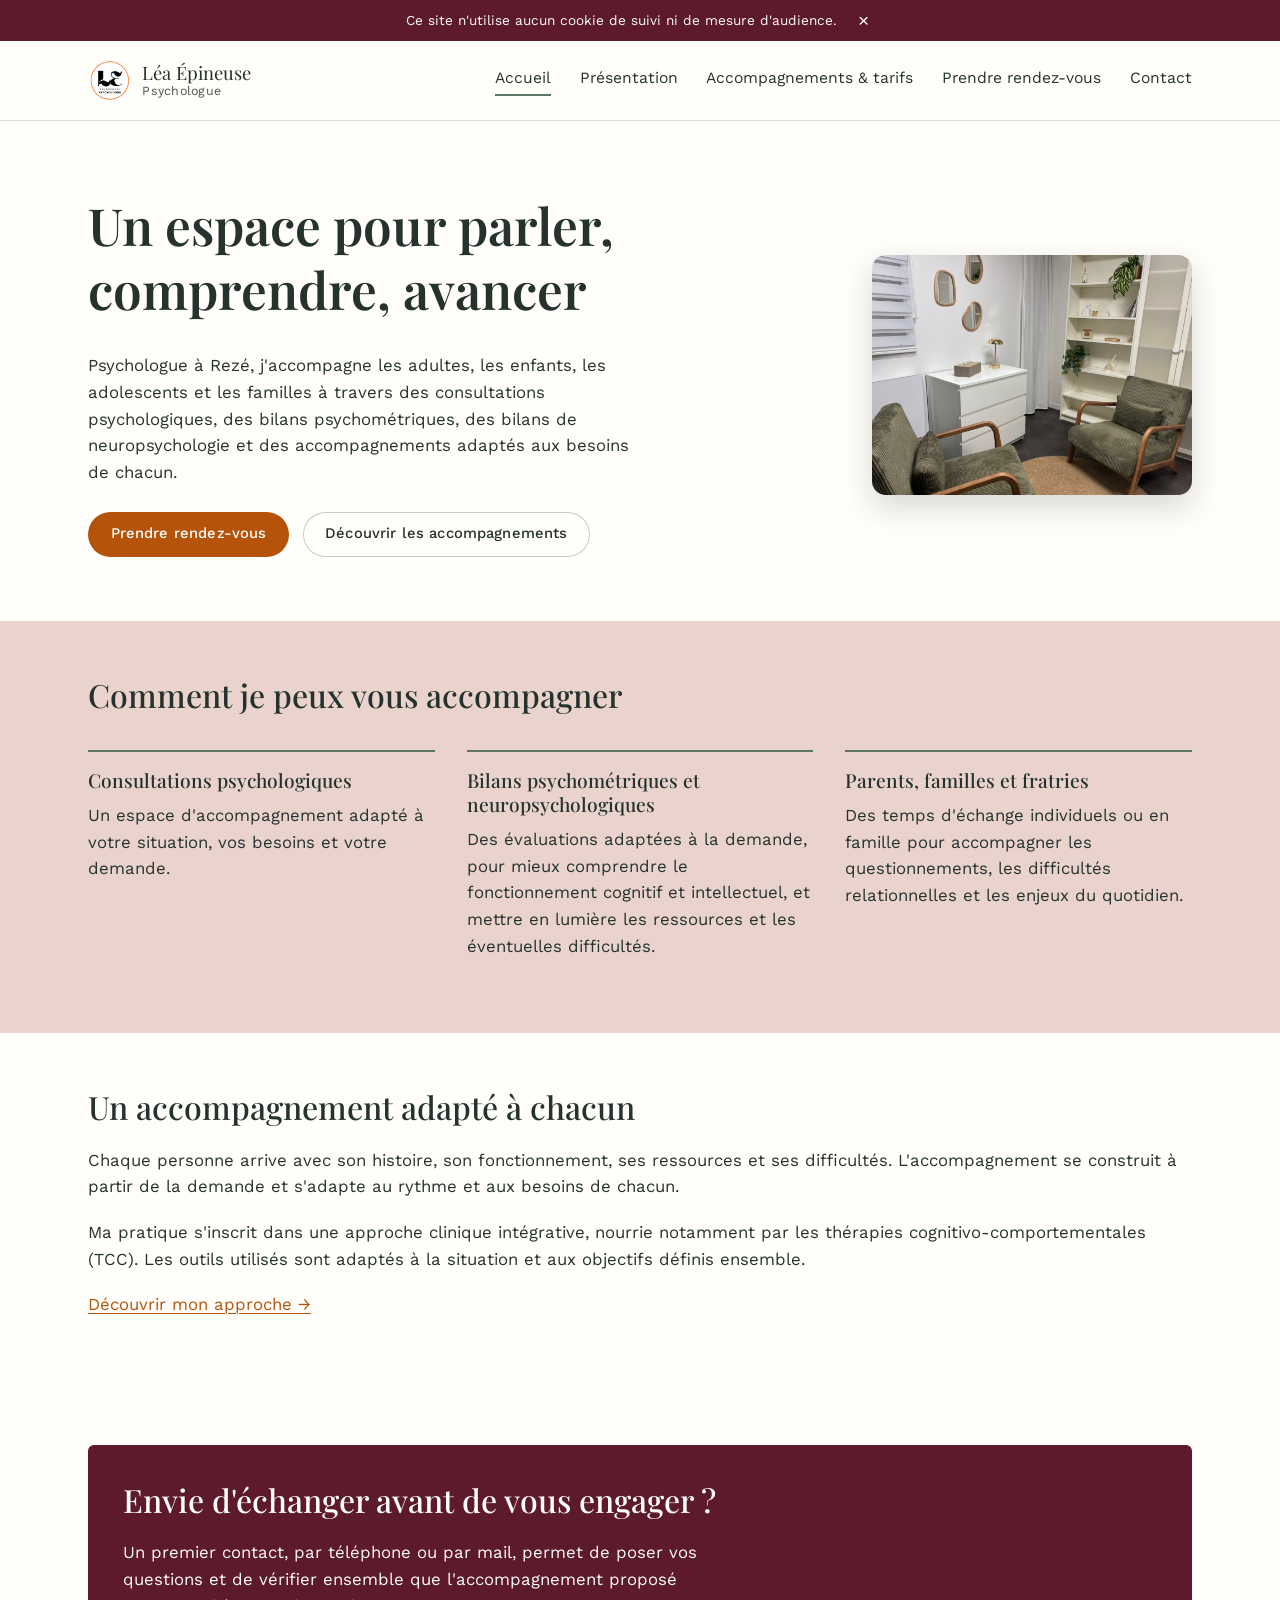
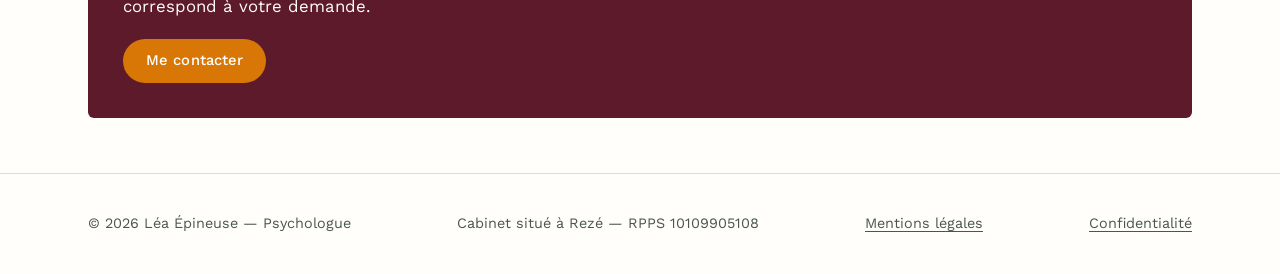
<file: index.html>
<!DOCTYPE html>
<html lang="fr">
<head>
<meta charset="UTF-8">
<meta name="viewport" content="width=device-width, initial-scale=1.0">
<title>EPINEUSE Léa – Psychologue / Neuropsychologue à Rezé</title>
<meta name="description" content="Psychologue à Rezé : consultations individuelles, bilans de neuropsychologie, soutien à la parentalité et accompagnement familial.">
<meta name="google-site-verification" content="pK6bUREjJNWaZG-SZ9ODNz4jq-TtlSZ3Gfi1W7hD8Qo" />
<meta name="keywords" content="Léa Épineuse, psychologue Rezé, psychologue à Rezé, neuropsychologue Rezé, neuropsychologue à Rezé, psychologue Nantes, neuropsychologue Nantes">

<script type="application/ld+json">
{
  "@context": "https://schema.org",
  "@type": "Person",
  "name": "Léa Épineuse",
  "jobTitle": "Psychologue",
  "url": "https://lea-epineuse-psychologue.github.io/",
  "areaServed": [
    {
      "@type": "City",
      "name": "Rezé"
    },
    {
      "@type": "City",
      "name": "Nantes"
    }
  ],
  "knowsAbout": [
    "Psychologie",
    "Neuropsychologie",
    "Bilans psychométriques",
    "Bilans neuropsychologiques",
    "TDAH",
    "HPI",
    "Fonctionnement autistique",
    "Psychologie de l'enfant et de l'adolescent",
    "Soutien à la parentalité"
  ]
}
</script>
<link rel="stylesheet" href="style.css?v=7">
</head>
<body>
  <div class="cookie-banner" id="cookie-banner">
    <div class="cookie-banner-inner">
      <span>Ce site n'utilise aucun cookie de suivi ni de mesure d'audience.</span>
      <button class="cookie-banner-close" id="cookie-banner-close" aria-label="Fermer">×</button>
    </div>
  </div>

<header class="site-header">
  <div class="wrap header-inner">
    <a href="index.html" class="wordmark">
      <img src="logo.carre.png" alt="Logo du cabinet de Léa Épineuse">
      <span class="wordmark-text">Léa Épineuse<span>Psychologue</span></span>
    </a>
    <button class="nav-toggle" aria-label="Ouvrir le menu" aria-expanded="false">☰</button>
    <nav class="site-nav">
      <a href="index.html" aria-current="page">Accueil</a>
      <a href="presentation.html">Présentation</a>
      <a href="prestations.html">Accompagnements &amp; tarifs</a>
      <a href="rendez-vous.html">Prendre rendez-vous</a>
      <a href="contact.html">Contact</a>
    </nav>
  </div>
</header>

<main>

  <section class="hero">
    <div class="wrap hero-flex">
      <div class="hero-text">
        <h1>Un espace pour parler, comprendre, avancer</h1>
        <p>Psychologue à Rezé, j'accompagne les adultes, les enfants, les adolescents et les familles à travers des consultations psychologiques, des bilans psychométriques, des bilans de neuropsychologie et des accompagnements adaptés aux besoins de chacun.</p>
        <div class="btn-row">
          <a href="rendez-vous.html" class="btn btn-primary">Prendre rendez-vous</a>
          <a href="prestations.html" class="btn btn-secondary">Découvrir les accompagnements</a>
        </div>
      </div>
      <div class="hero-photo hero-photo-room">
        <img src="cabinet.jpg" alt="Le cabinet de consultation, à Rezé">
      </div>
    </div>
  </section>

  <section class="panel">
    <div class="wrap">
      <div class="section-head">
        <h2>Comment je peux vous accompagner</h2>
      </div>
      <div class="grid-3">
        <div class="item">
          <h3>Consultations psychologiques</h3>
          <p>Un espace d'accompagnement adapté à votre situation, vos besoins et votre demande.</p>
        </div>
        <div class="item">
          <h3>Bilans psychométriques et neuropsychologiques</h3>
          <p>Des évaluations adaptées à la demande, pour mieux comprendre le fonctionnement cognitif et intellectuel, et mettre en lumière les ressources et les éventuelles difficultés.</p>
        </div>
        <div class="item">
          <h3>Parents, familles et fratries</h3>
          <p>Des temps d'échange individuels ou en famille pour accompagner les questionnements, les difficultés relationnelles et les enjeux du quotidien.</p>
        </div>
      </div>
    </div>
  </section>

  <section>
    <div class="wrap">
      <h2>Un accompagnement adapté à chacun</h2>
      <p class="note-wide">Chaque personne arrive avec son histoire, son fonctionnement, ses ressources et ses difficultés. L'accompagnement se construit à partir de la demande et s'adapte au rythme et aux besoins de chacun.</p>
      <p class="note-wide">Ma pratique s'inscrit dans une approche clinique intégrative, nourrie notamment par les thérapies cognitivo-comportementales (TCC). Les outils utilisés sont adaptés à la situation et aux objectifs définis ensemble.</p>
      <p><a href="presentation.html">Découvrir mon approche →</a></p>
    </div>
  </section>

  <section>
    <div class="wrap">
      <div class="callout">
        <h2>Envie d'échanger avant de vous engager ?</h2>
        <p>Un premier contact, par téléphone ou par mail, permet de poser vos questions et de vérifier ensemble que l'accompagnement proposé correspond à votre demande.</p>
        <a href="contact.html" class="btn btn-primary">Me contacter</a>
      </div>
    </div>
  </section>

</main>

<footer class="site-footer">
  <div class="wrap footer-inner">
    <span>© <span id="year"></span> Léa Épineuse — Psychologue</span>
    <span>Cabinet situé à Rezé — RPPS 10109905108</span>
    <a href="mentions-legales.html">Mentions légales</a>
    <a href="confidentialite.html">Confidentialité</a>
  </div>
</footer>

<script src="script.js?v=7"></script>
<script>document.getElementById('year').textContent = new Date().getFullYear();</script>
</body>
</html>
</file>
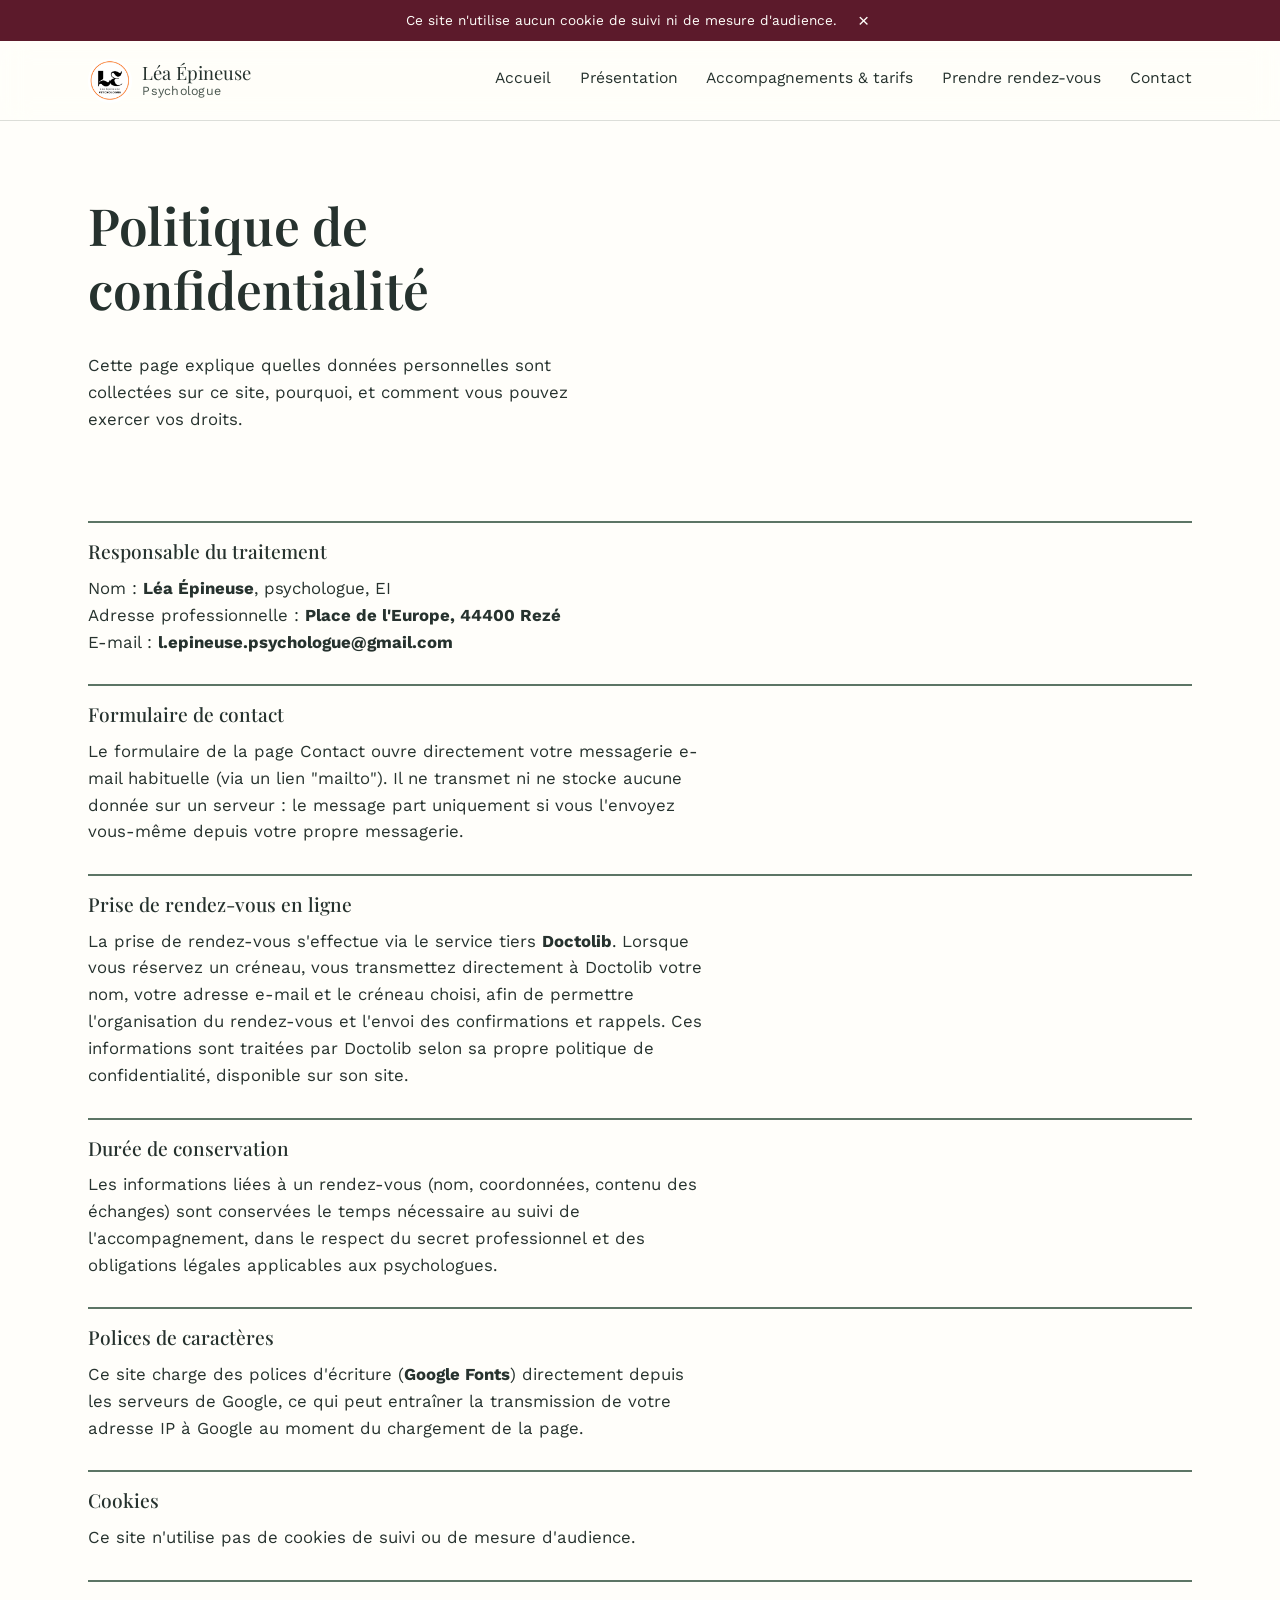
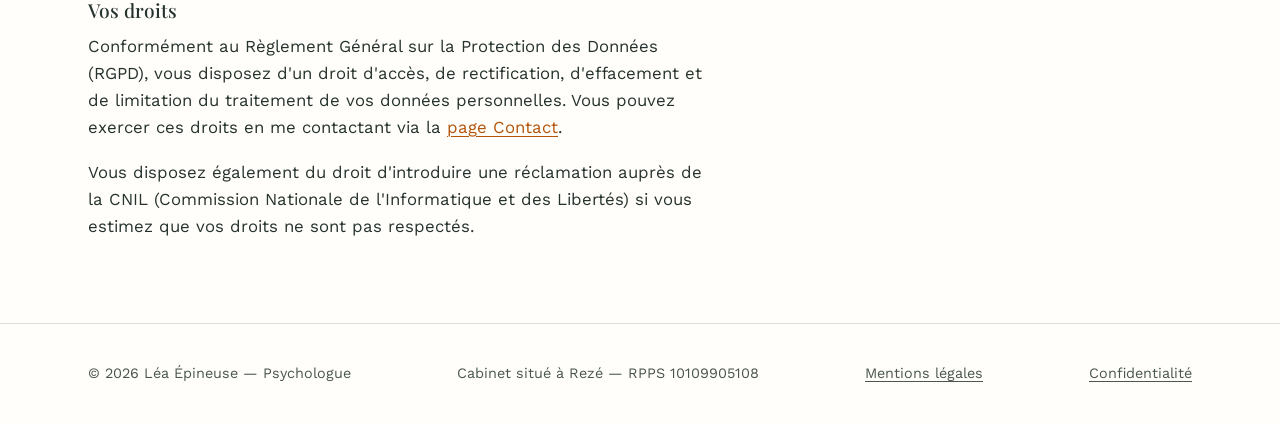
<file: confidentialite.html>
<!DOCTYPE html>
<html lang="fr">
<head>
<meta charset="UTF-8">
<meta name="viewport" content="width=device-width, initial-scale=1.0">
<title>Politique de confidentialité — Léa Épineuse, Psychologue</title>
<meta name="description" content="Politique de confidentialité et protection des données personnelles du site de Léa Épineuse, psychologue.">
<link rel="stylesheet" href="style.css?v=7">
</head>
<body>
  <div class="cookie-banner" id="cookie-banner">
    <div class="cookie-banner-inner">
      <span>Ce site n'utilise aucun cookie de suivi ni de mesure d'audience.</span>
      <button class="cookie-banner-close" id="cookie-banner-close" aria-label="Fermer">×</button>
    </div>
  </div>

<header class="site-header">
  <div class="wrap header-inner">
    <a href="index.html" class="wordmark">
      <img src="logo.carre.png" alt="Logo du cabinet de Léa Épineuse">
      <span class="wordmark-text">Léa Épineuse<span>Psychologue</span></span>
    </a>
    <button class="nav-toggle" aria-label="Ouvrir le menu" aria-expanded="false">☰</button>
    <nav class="site-nav">
      <a href="index.html">Accueil</a>
      <a href="presentation.html">Présentation</a>
      <a href="prestations.html">Accompagnements &amp; tarifs</a>
      <a href="rendez-vous.html">Prendre rendez-vous</a>
      <a href="contact.html">Contact</a>
    </nav>
  </div>
</header>

<main>

  <section class="hero" style="padding-bottom: 1rem;">
    <div class="wrap">
      <div class="hero-text">
        <h1>Politique de confidentialité</h1>
        <p>Cette page explique quelles données personnelles sont collectées sur ce site, pourquoi, et comment vous pouvez exercer vos droits.</p>
      </div>
    </div>
  </section>

  <section>
    <div class="wrap">

      <div class="info-block">
        <h3>Responsable du traitement</h3>
        <p>Nom : <strong>Léa Épineuse</strong>, psychologue, EI<br>
        Adresse professionnelle : <strong>Place de l'Europe, 44400 Rezé</strong><br>
        E-mail : <strong>l.epineuse.psychologue@gmail.com</strong></p>
      </div>

      <div class="info-block">
        <h3>Formulaire de contact</h3>
        <p>Le formulaire de la page Contact ouvre directement votre messagerie e-mail habituelle (via un lien "mailto"). Il ne transmet ni ne stocke aucune donnée sur un serveur : le message part uniquement si vous l'envoyez vous-même depuis votre propre messagerie.</p>
      </div>

      <div class="info-block">
        <h3>Prise de rendez-vous en ligne</h3>
        <p>La prise de rendez-vous s'effectue via le service tiers <strong>Doctolib</strong>. Lorsque vous réservez un créneau, vous transmettez directement à Doctolib votre nom, votre adresse e-mail et le créneau choisi, afin de permettre l'organisation du rendez-vous et l'envoi des confirmations et rappels. Ces informations sont traitées par Doctolib selon sa propre politique de confidentialité, disponible sur son site.</p>
      </div>

      <div class="info-block">
        <h3>Durée de conservation</h3>
        <p>Les informations liées à un rendez-vous (nom, coordonnées, contenu des échanges) sont conservées le temps nécessaire au suivi de l'accompagnement, dans le respect du secret professionnel et des obligations légales applicables aux psychologues.</p>
      </div>

      <div class="info-block">
        <h3>Polices de caractères</h3>
        <p>Ce site charge des polices d'écriture (<strong>Google Fonts</strong>) directement depuis les serveurs de Google, ce qui peut entraîner la transmission de votre adresse IP à Google au moment du chargement de la page.</p>
      </div>

      <div class="info-block">
        <h3>Cookies</h3>
        <p>Ce site n'utilise pas de cookies de suivi ou de mesure d'audience.</p>
      </div>

      <div class="info-block">
        <h3>Vos droits</h3>
        <p>Conformément au Règlement Général sur la Protection des Données (RGPD), vous disposez d'un droit d'accès, de rectification, d'effacement et de limitation du traitement de vos données personnelles. Vous pouvez exercer ces droits en me contactant via la <a href="contact.html">page Contact</a>.</p>
        <p>Vous disposez également du droit d'introduire une réclamation auprès de la CNIL (Commission Nationale de l'Informatique et des Libertés) si vous estimez que vos droits ne sont pas respectés.</p>
      </div>

    </div>
  </section>

</main>

<footer class="site-footer">
  <div class="wrap footer-inner">
    <span>© <span id="year"></span> Léa Épineuse — Psychologue</span>
    <span>Cabinet situé à Rezé  — RPPS 10109905108</span>
    <a href="mentions-legales.html">Mentions légales</a>
    <a href="confidentialite.html">Confidentialité</a>
  </div>
</footer>

<script src="script.js?v=7"></script>
<script>document.getElementById('year').textContent = new Date().getFullYear();</script>
</body>
</html>
</file>
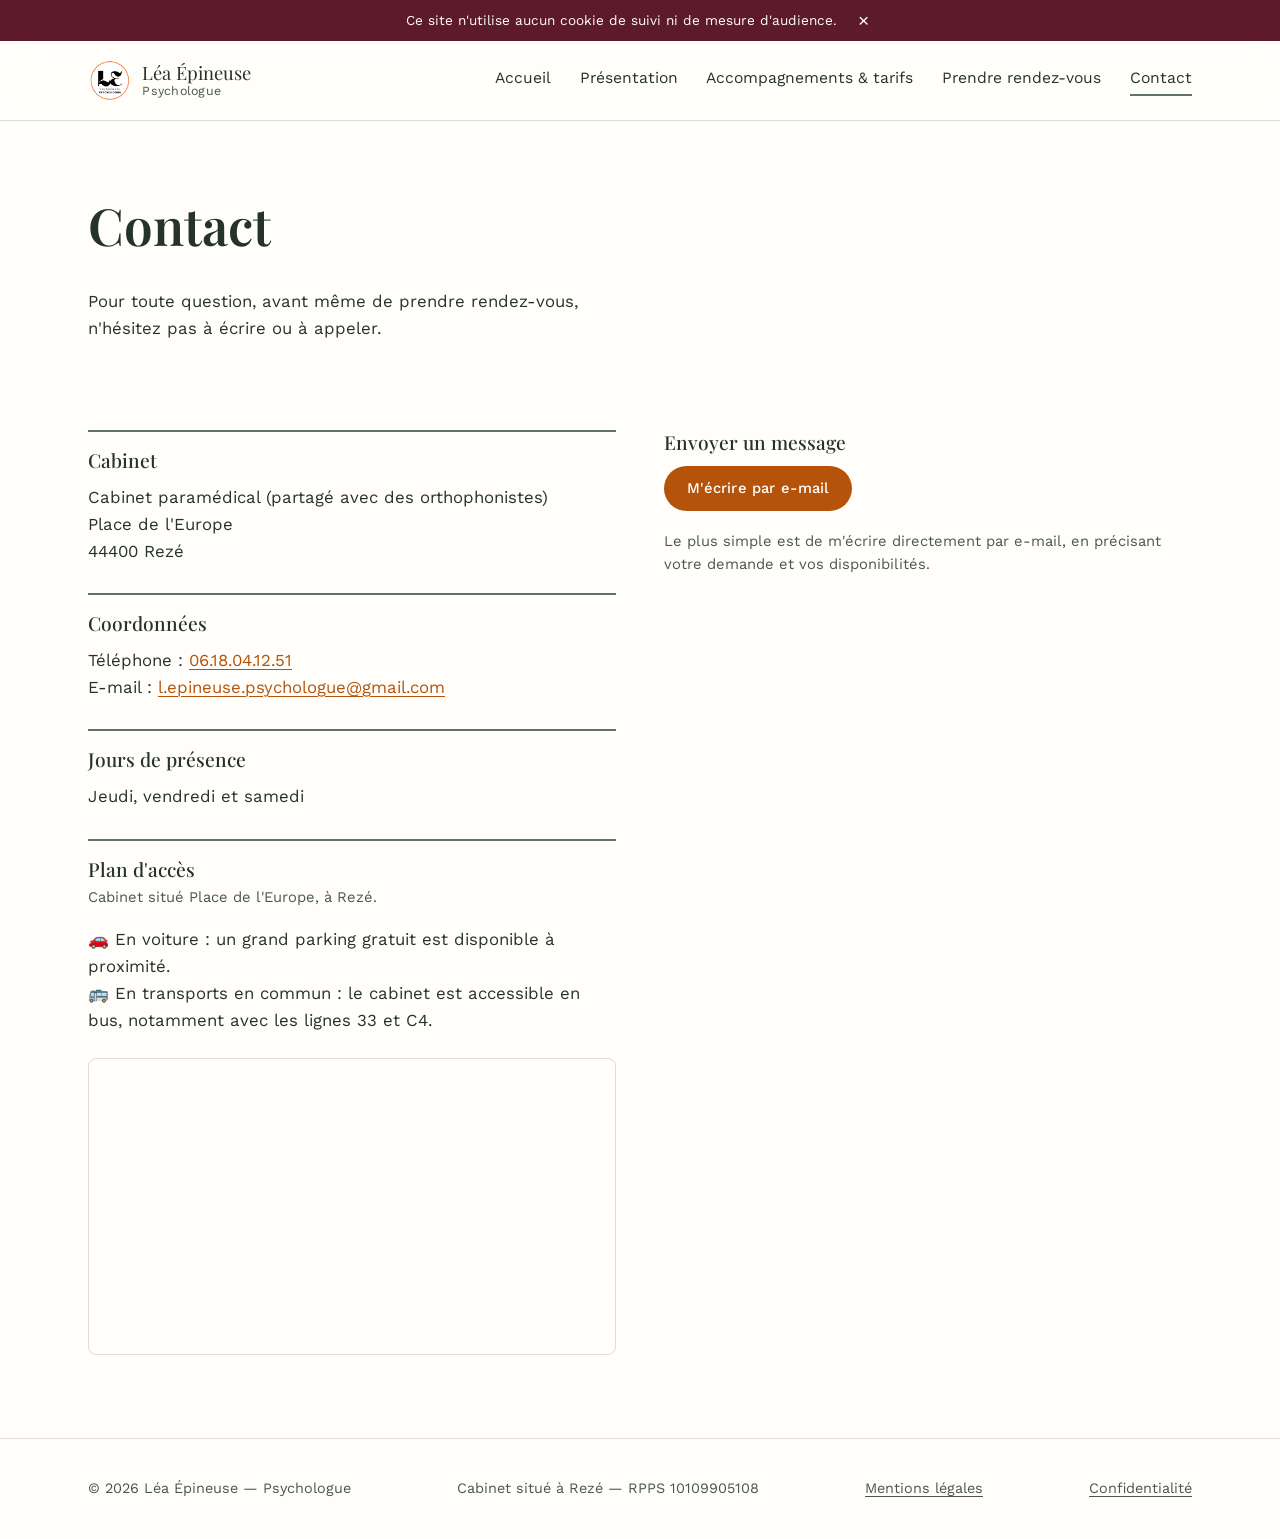
<file: contact.html>
<!DOCTYPE html>
<html lang="fr">
<head>
<meta charset="UTF-8">
<meta name="viewport" content="width=device-width, initial-scale=1.0">
<title>Contact — Léa Épineuse, Psychologue</title>
<meta name="description" content="Coordonnées et accès du cabinet, en Loire-Atlantique.">
<link rel="stylesheet" href="style.css?v=7">
</head>
<body>
  <div class="cookie-banner" id="cookie-banner">
    <div class="cookie-banner-inner">
      <span>Ce site n'utilise aucun cookie de suivi ni de mesure d'audience.</span>
      <button class="cookie-banner-close" id="cookie-banner-close" aria-label="Fermer">×</button>
    </div>
  </div>

<header class="site-header">
  <div class="wrap header-inner">
    <a href="index.html" class="wordmark">
      <img src="logo.carre.png" alt="Logo du cabinet de Léa Épineuse">
      <span class="wordmark-text">Léa Épineuse<span>Psychologue</span></span>
    </a>
    <button class="nav-toggle" aria-label="Ouvrir le menu" aria-expanded="false">☰</button>
    <nav class="site-nav">
      <a href="index.html">Accueil</a>
      <a href="presentation.html">Présentation</a>
      <a href="prestations.html">Accompagnements &amp; tarifs</a>
      <a href="rendez-vous.html">Prendre rendez-vous</a>
      <a href="contact.html" aria-current="page">Contact</a>
    </nav>
  </div>
</header>

<main>

  <section class="hero" style="padding-bottom: 1rem;">
    <div class="wrap">
      <div class="hero-text">
        <h1>Contact</h1>
        <p>Pour toute question, avant même de prendre rendez-vous, n'hésitez pas à écrire ou à appeler.</p>
      </div>
    </div>
  </section>

  <section>
    <div class="wrap contact-grid">
      <div>
        <div class="info-block">
          <h3>Cabinet</h3>
          <p>Cabinet paramédical (partagé avec des orthophonistes)<br>
          Place de l'Europe<br>
          44400 Rezé</p>
        </div>
        <div class="info-block">
          <h3>Coordonnées</h3>
          <p>Téléphone : <a href="tel:+33618041251">06.18.04.12.51</a><br>
          E-mail : <a href="mailto:l.epineuse.psychologue@gmail.com">l.epineuse.psychologue@gmail.com</a></p>
        </div>
        <div class="info-block">
          <h3>Jours de présence</h3>
          <p>Jeudi, vendredi et samedi</p>
        </div>
        <div class="info-block">
          <h3>Plan d'accès</h3>
          <p class="note" style="margin-top: -0.4em;">Cabinet situé Place de l'Europe, à Rezé.</p>
          <p>🚗 En voiture : un grand parking gratuit est disponible à proximité.<br>
          🚌 En transports en commun : le cabinet est accessible en bus, notamment avec les lignes 33 et C4.</p>
          <div class="map-embed">
            <iframe
              src="https://www.google.com/maps?q=Place+de+l'Europe+44400+Rezé&output=embed"
              loading="lazy"
              referrerpolicy="no-referrer-when-downgrade"
              title="Localisation du cabinet">
            </iframe>
          </div>
        </div>
      </div>

      <div>
        <h3>Envoyer un message</h3>
        <a href="mailto:l.epineuse.psychologue@gmail.com" class="btn btn-primary">M'écrire par e-mail</a>
        <p class="note">Le plus simple est de m'écrire directement par e-mail, en précisant votre demande et vos disponibilités.</p>
      </div>
    </div>
  </section>

</main>

<footer class="site-footer">
  <div class="wrap footer-inner">
    <span>© <span id="year"></span> Léa Épineuse — Psychologue</span>
    <span>Cabinet situé à Rezé  — RPPS 10109905108</span>
    <a href="mentions-legales.html">Mentions légales</a>
    <a href="confidentialite.html">Confidentialité</a>
  </div>
</footer>

<script src="script.js?v=7"></script>
<script>document.getElementById('year').textContent = new Date().getFullYear();</script>
</body>
</html>
</file>
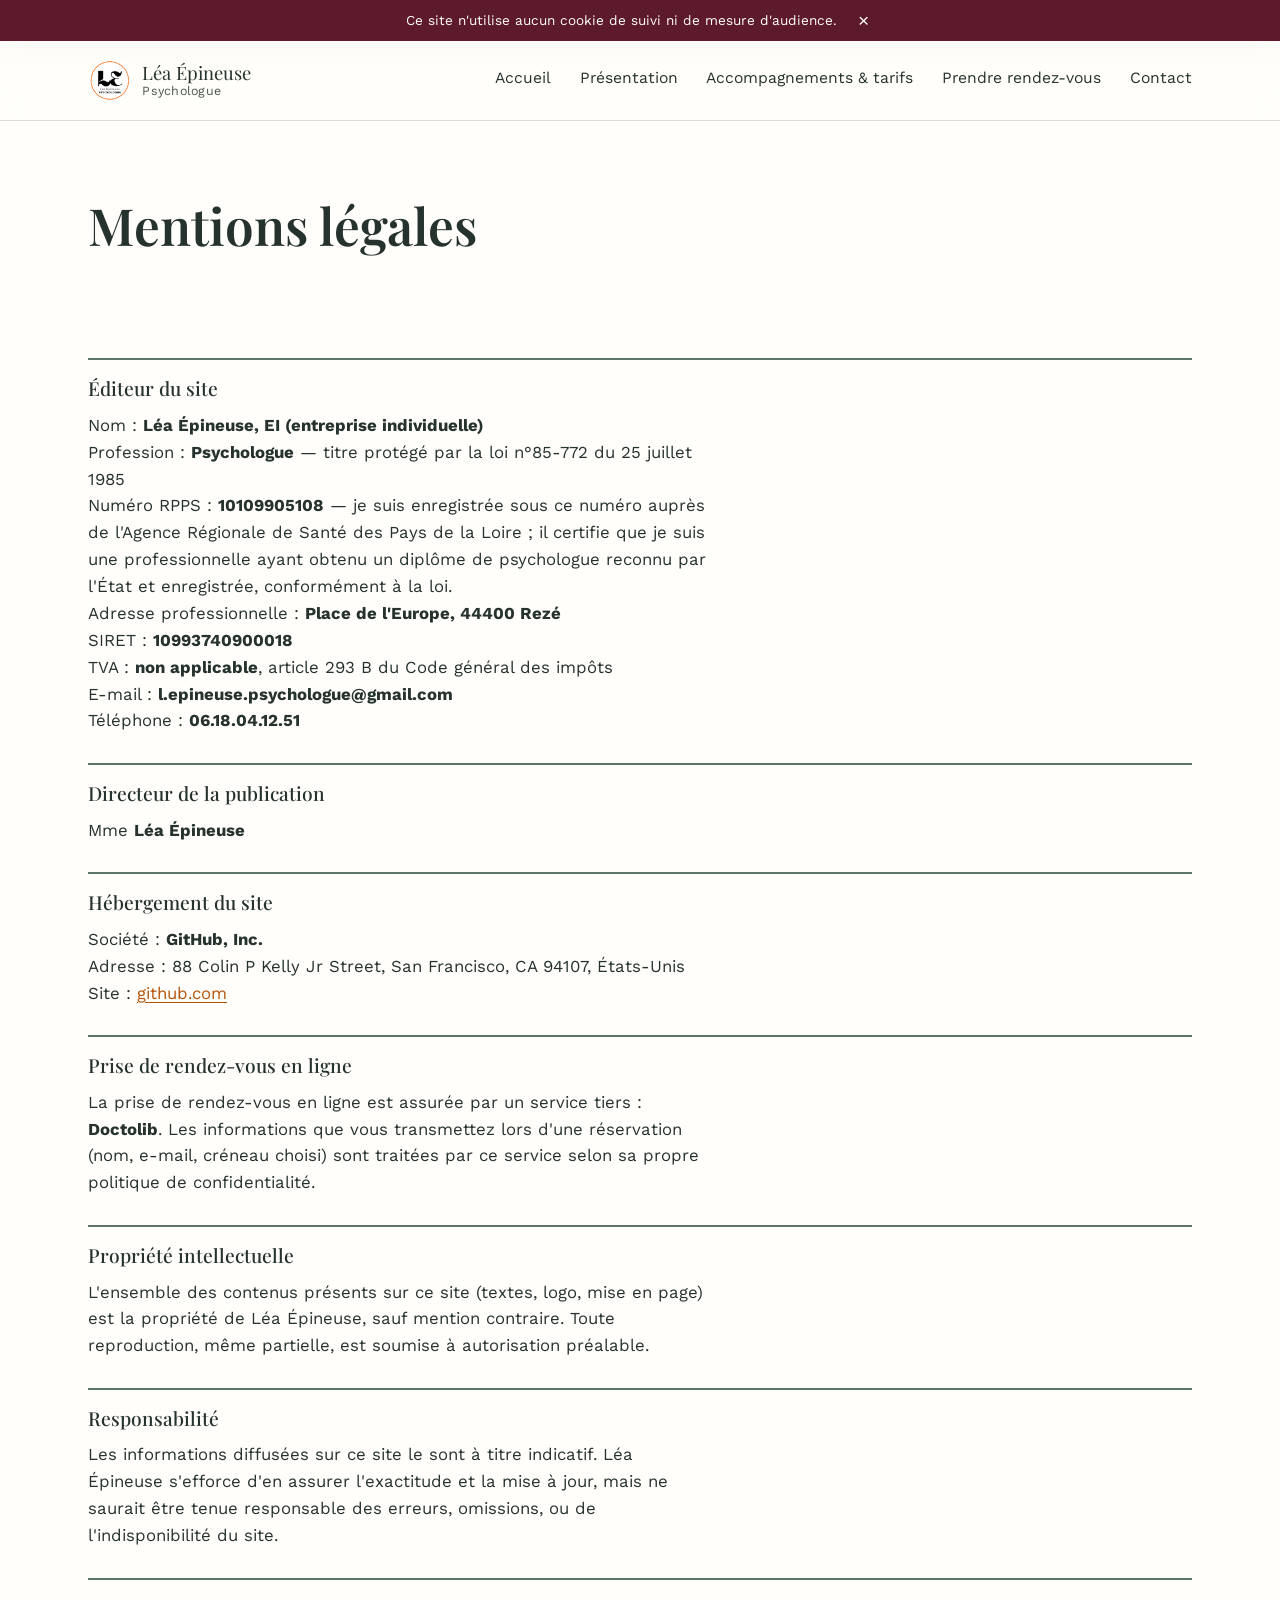
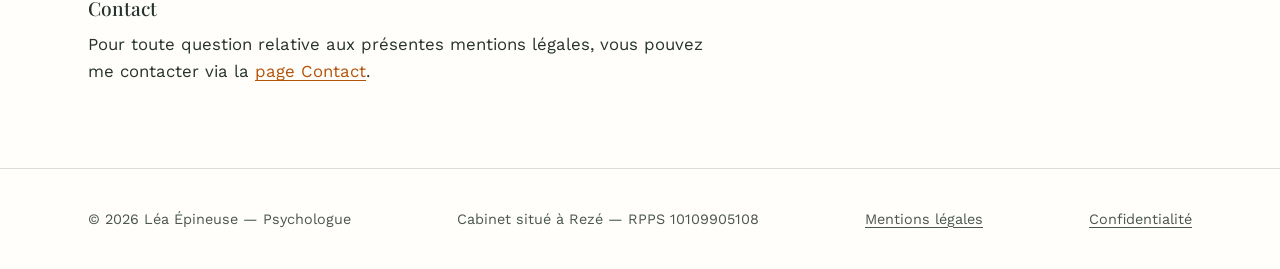
<file: mentions-legales.html>
<!DOCTYPE html>
<html lang="fr">
<head>
<meta charset="UTF-8">
<meta name="viewport" content="width=device-width, initial-scale=1.0">
<title>Mentions légales — Léa Épineuse, Psychologue</title>
<meta name="description" content="Mentions légales du site de Léa Épineuse, psychologue.">
<link rel="stylesheet" href="style.css?v=7">
</head>
<body>
  <div class="cookie-banner" id="cookie-banner">
    <div class="cookie-banner-inner">
      <span>Ce site n'utilise aucun cookie de suivi ni de mesure d'audience.</span>
      <button class="cookie-banner-close" id="cookie-banner-close" aria-label="Fermer">×</button>
    </div>
  </div>

<header class="site-header">
  <div class="wrap header-inner">
    <a href="index.html" class="wordmark">
      <img src="logo.carre.png" alt="Logo du cabinet de Léa Épineuse">
      <span class="wordmark-text">Léa Épineuse<span>Psychologue</span></span>
    </a>
    <button class="nav-toggle" aria-label="Ouvrir le menu" aria-expanded="false">☰</button>
    <nav class="site-nav">
      <a href="index.html">Accueil</a>
      <a href="presentation.html">Présentation</a>
      <a href="prestations.html">Accompagnements &amp; tarifs</a>
      <a href="rendez-vous.html">Prendre rendez-vous</a>
      <a href="contact.html">Contact</a>
    </nav>
  </div>
</header>

<main>

  <section class="hero" style="padding-bottom: 1rem;">
    <div class="wrap">
      <div class="hero-text">
        <h1>Mentions légales</h1>
      </div>
    </div>
  </section>

  <section>
    <div class="wrap">

      <div class="info-block">
        <h3>Éditeur du site</h3>
        <p>
          Nom : <strong>Léa Épineuse, EI (entreprise individuelle)</strong><br>
          Profession : <strong>Psychologue</strong> — titre protégé par la loi n°85-772 du 25 juillet 1985<br>
          Numéro RPPS : <strong>10109905108</strong> — je suis enregistrée sous ce numéro auprès de l'Agence Régionale de Santé des Pays de la Loire ; il certifie que je suis une professionnelle ayant obtenu un diplôme de psychologue reconnu par l'État et enregistrée, conformément à la loi.<br>
          Adresse professionnelle : <strong>Place de l'Europe, 44400 Rezé</strong><br>
          SIRET : <strong>10993740900018</strong><br>
          TVA : <strong>non applicable</strong>, article 293 B du Code général des impôts<br>
          E-mail : <strong>l.epineuse.psychologue@gmail.com</strong><br>
          Téléphone : <strong>06.18.04.12.51</strong>
        </p>
      </div>

      <div class="info-block">
        <h3>Directeur de la publication</h3>
        <p>Mme <strong>Léa Épineuse</strong></p>
      </div>

      <div class="info-block">
        <h3>Hébergement du site</h3>
        <p>
          Société : <strong>GitHub, Inc.</strong><br>
          Adresse : 88 Colin P Kelly Jr Street, San Francisco, CA 94107, États-Unis<br>
          Site : <a href="https://github.com" target="_blank" rel="noopener">github.com</a>
        </p>
      </div>

      <div class="info-block">
        <h3>Prise de rendez-vous en ligne</h3>
        <p>La prise de rendez-vous en ligne est assurée par un service tiers : <strong>Doctolib</strong>. Les informations que vous transmettez lors d'une réservation (nom, e-mail, créneau choisi) sont traitées par ce service selon sa propre politique de confidentialité.</p>
      </div>

      <div class="info-block">
        <h3>Propriété intellectuelle</h3>
        <p>L'ensemble des contenus présents sur ce site (textes, logo, mise en page) est la propriété de Léa Épineuse, sauf mention contraire. Toute reproduction, même partielle, est soumise à autorisation préalable.</p>
      </div>

      <div class="info-block">
        <h3>Responsabilité</h3>
        <p>Les informations diffusées sur ce site le sont à titre indicatif. Léa Épineuse s'efforce d'en assurer l'exactitude et la mise à jour, mais ne saurait être tenue responsable des erreurs, omissions, ou de l'indisponibilité du site.</p>
      </div>

      <div class="info-block">
        <h3>Contact</h3>
        <p>Pour toute question relative aux présentes mentions légales, vous pouvez me contacter via la <a href="contact.html">page Contact</a>.</p>
      </div>

    </div>
  </section>

</main>

<footer class="site-footer">
  <div class="wrap footer-inner">
    <span>© <span id="year"></span> Léa Épineuse — Psychologue</span>
    <span>Cabinet situé à Rezé — RPPS 10109905108</span>
    <a href="mentions-legales.html">Mentions légales</a>
    <a href="confidentialite.html">Confidentialité</a>
  </div>
</footer>

<script src="script.js?v=7"></script>
<script>document.getElementById('year').textContent = new Date().getFullYear();</script>
</body>
</html>
</file>
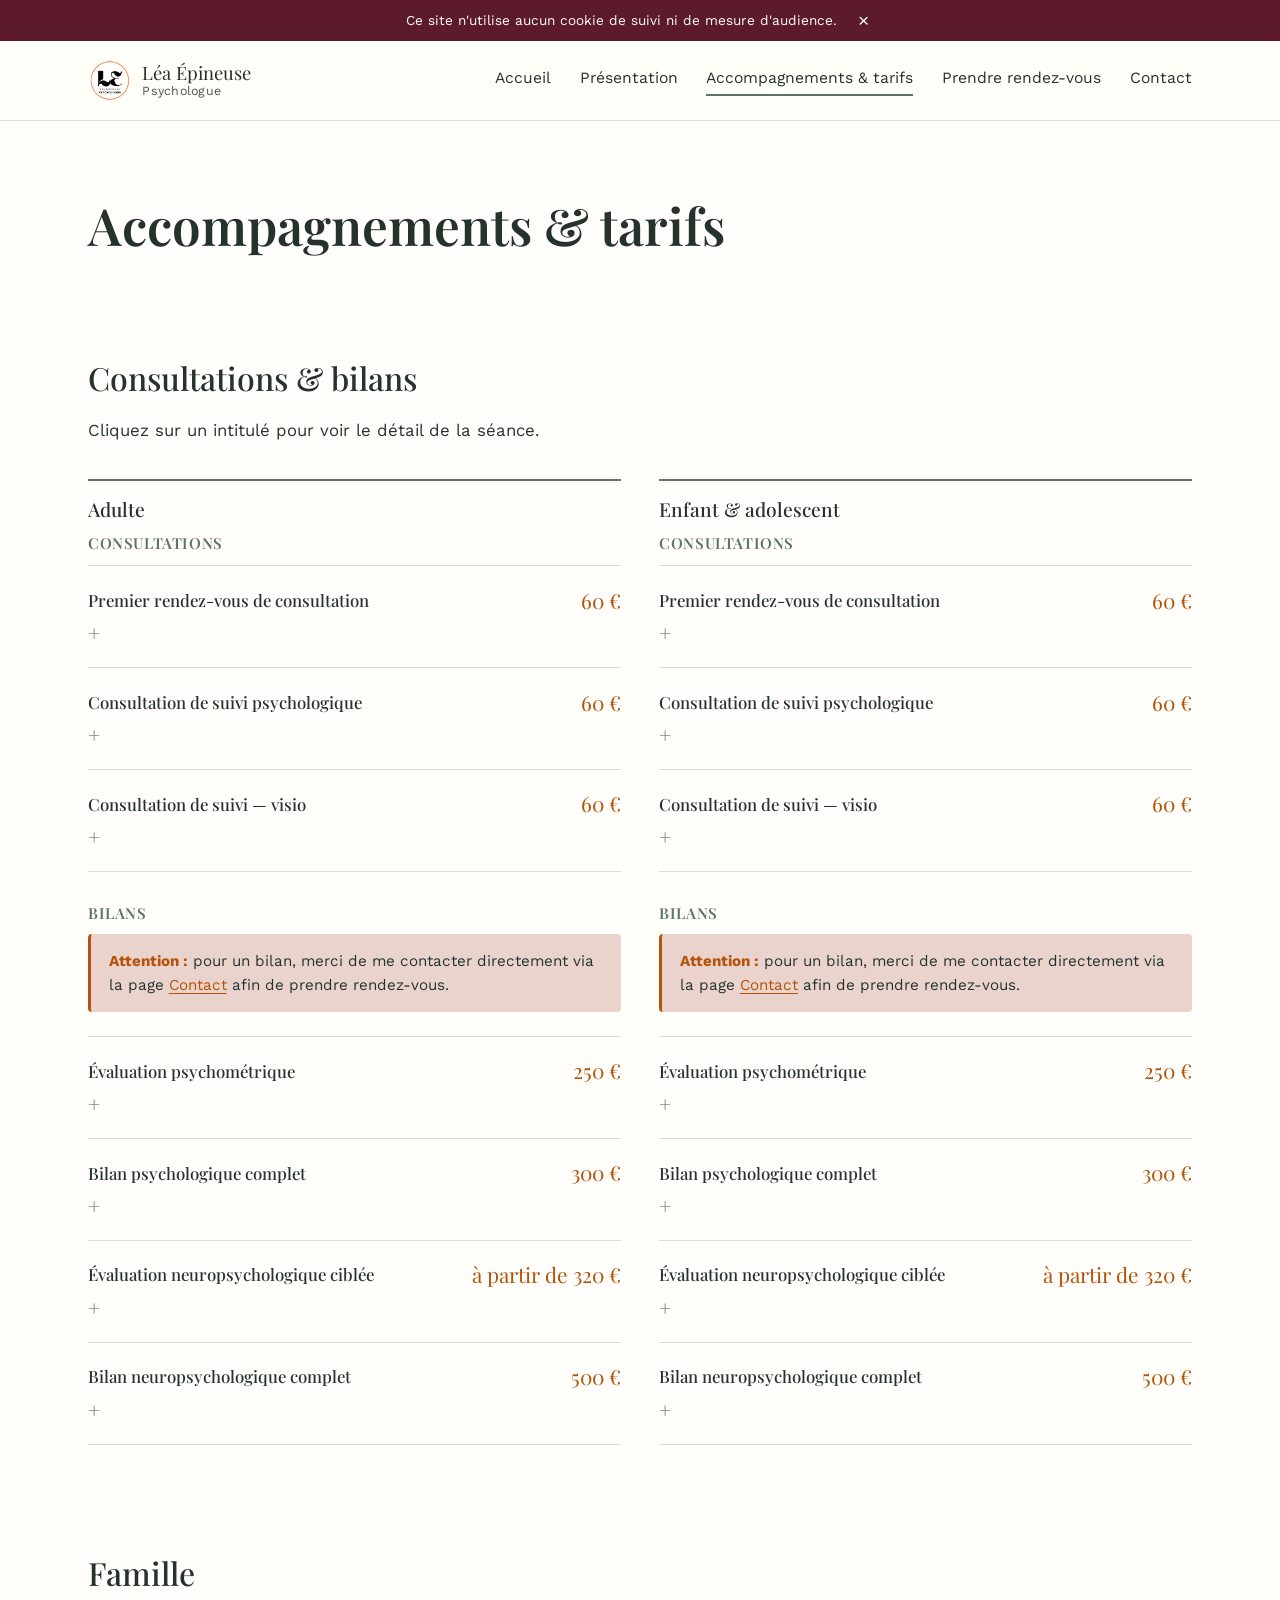
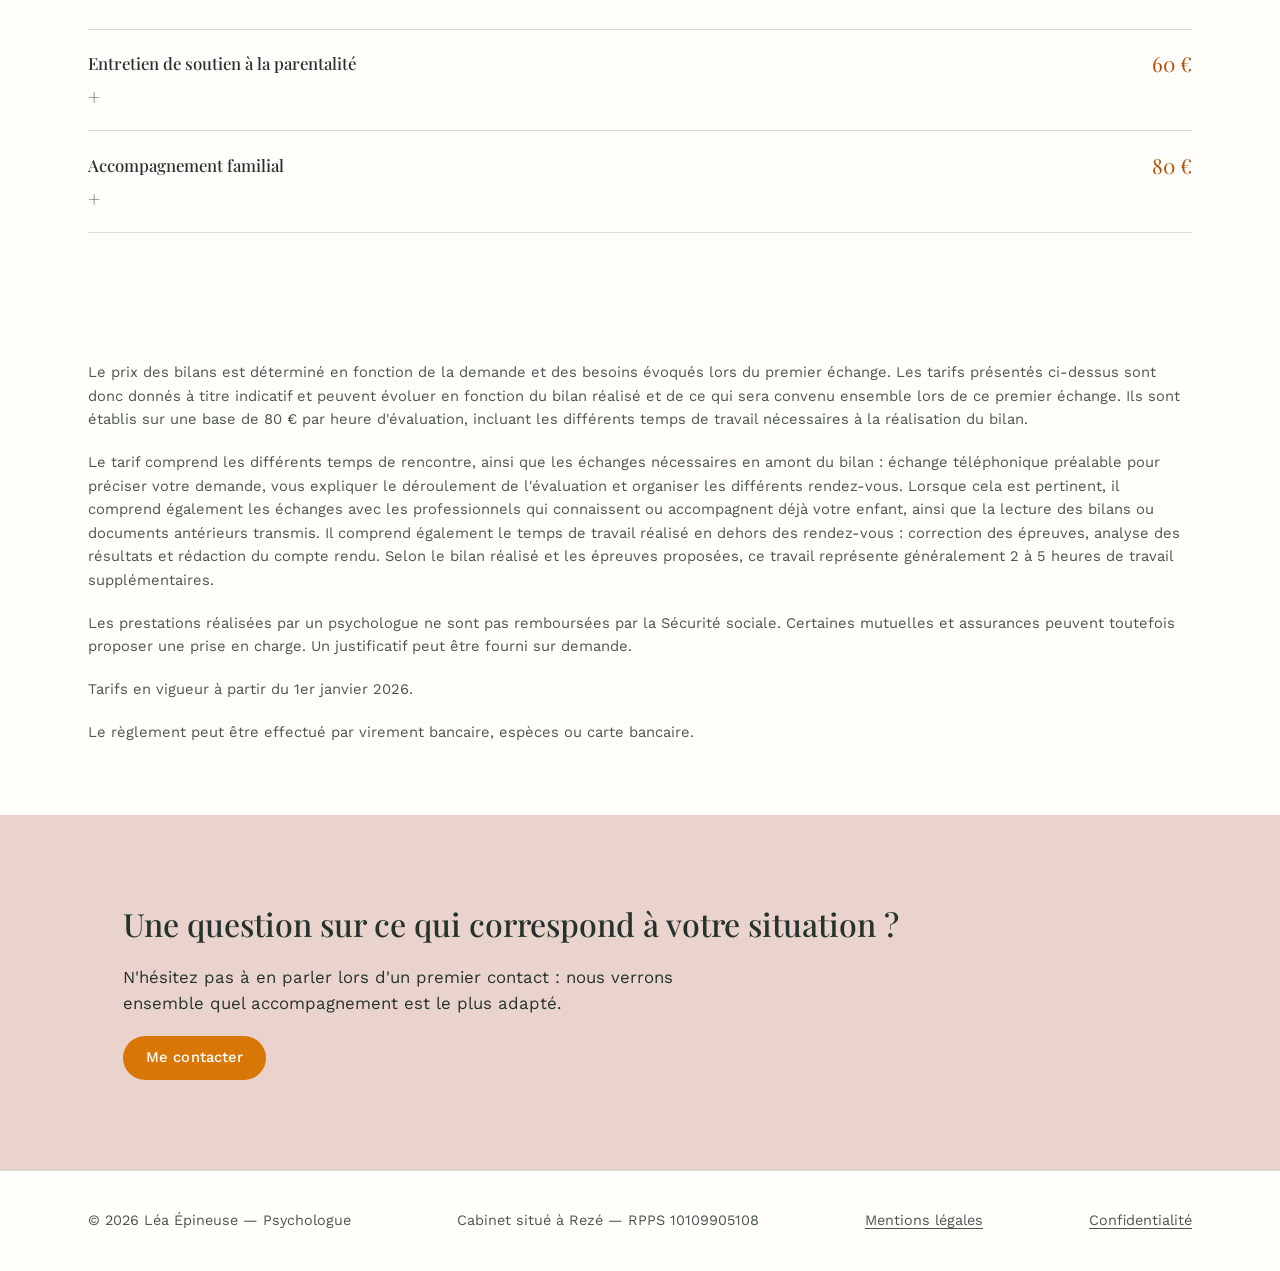
<file: prestations.html>
<!DOCTYPE html>
<html lang="fr">
<head>
<meta charset="UTF-8">
<meta name="viewport" content="width=device-width, initial-scale=1.0">
<title>Accompagnements et tarifs — Léa Épineuse, Psychologue</title>
<meta name="description" content="Consultations individuelles, bilans de neuropsychologie, soutien à la parentalité, accompagnement familial : accompagnements et tarifs.">
<link rel="stylesheet" href="style.css?v=7">
</head>
<body>
  <div class="cookie-banner" id="cookie-banner">
    <div class="cookie-banner-inner">
      <span>Ce site n'utilise aucun cookie de suivi ni de mesure d'audience.</span>
      <button class="cookie-banner-close" id="cookie-banner-close" aria-label="Fermer">×</button>
    </div>
  </div>

<header class="site-header">
  <div class="wrap header-inner">
    <a href="index.html" class="wordmark">
      <img src="logo.carre.png" alt="Logo du cabinet de Léa Épineuse">
      <span class="wordmark-text">Léa Épineuse<span>Psychologue</span></span>
    </a>
    <button class="nav-toggle" aria-label="Ouvrir le menu" aria-expanded="false">☰</button>
    <nav class="site-nav">
      <a href="index.html">Accueil</a>
      <a href="presentation.html">Présentation</a>
      <a href="prestations.html" aria-current="page">Accompagnements &amp; tarifs</a>
      <a href="rendez-vous.html">Prendre rendez-vous</a>
      <a href="contact.html">Contact</a>
    </nav>
  </div>
</header>

<main>

  <section class="hero" style="padding-bottom: 1rem;">
    <div class="wrap">
      <div class="hero-text hero-text-wide">
        <h1>Accompagnements &amp; tarifs</h1>
      </div>
    </div>
  </section>

  <section>
    <div class="wrap">
      <div class="section-head">
        <h2>Consultations &amp; bilans</h2>
        <p>Cliquez sur un intitulé pour voir le détail de la séance.</p>
      </div>
      <div class="price-tab-switch" role="tablist">
        <button type="button" class="price-tab-btn active" data-tab="adulte" role="tab" aria-selected="true">Adulte</button>
        <button type="button" class="price-tab-btn" data-tab="enfant" role="tab" aria-selected="false">Enfant &amp; adolescent</button>
      </div>
      <div class="grid-2 price-tabs">
        <div class="item active-panel" data-tab-panel="adulte">
          <h3>Adulte</h3>
          <h4 class="price-subhead">Consultations</h4>
          <div class="price-list">
            <div class="price-details">
              <button type="button" class="price-summary-btn" aria-expanded="false">
                <span class="price-summary-row">
                  <span class="price-summary-text"><h3>Premier rendez-vous de consultation</h3></span>
                  <span class="price-amount">60 €</span>
                </span>
                <span class="price-toggle" aria-hidden="true"></span>
              </button>
              <div class="price-details-content" hidden>
                <p>Ce premier rendez-vous permet de faire le point sur la demande, les difficultés rencontrées et les attentes de la personne, afin de définir ensemble les modalités d'accompagnement.</p>
              </div>
            </div>
            <div class="price-details">
              <button type="button" class="price-summary-btn" aria-expanded="false">
                <span class="price-summary-row">
                  <span class="price-summary-text"><h3>Consultation de suivi psychologique</h3></span>
                  <span class="price-amount">60 €</span>
                </span>
                <span class="price-toggle" aria-hidden="true"></span>
              </button>
              <div class="price-details-content" hidden>
                <p>Les consultations de suivi permettent un accompagnement psychologique adapté aux besoins et aux objectifs définis ensemble.</p>
              </div>
            </div>
            <div class="price-details">
              <button type="button" class="price-summary-btn" aria-expanded="false">
                <span class="price-summary-row">
                  <span class="price-summary-text"><h3>Consultation de suivi — visio</h3></span>
                  <span class="price-amount">60 €</span>
                </span>
                <span class="price-toggle" aria-hidden="true"></span>
              </button>
              <div class="price-details-content" hidden>
                <p>Les consultations de suivi peuvent également être réalisées en visioconférence lorsque ce format est adapté à la situation.</p>
              </div>
            </div>
          </div>
          <h4 class="price-subhead">Bilans</h4>
          <p class="attention-note"><strong>Attention :</strong> pour un bilan, merci de me contacter directement via la page <a href="contact.html">Contact</a> afin de prendre rendez-vous.</p>
          <div class="price-list">
            <div class="price-details">
              <button type="button" class="price-summary-btn" aria-expanded="false">
                <span class="price-summary-row">
                  <span class="price-summary-text"><h3>Évaluation psychométrique</h3></span>
                  <span class="price-amount">250 €</span>
                </span>
                <span class="price-toggle" aria-hidden="true"></span>
              </button>
              <div class="price-details-content" hidden>
                <p>L'évaluation psychométrique permet d'explorer le fonctionnement intellectuel (Qi) de l'adulte afin de mieux comprendre ses ressources, ses facilités et ses éventuelles difficultés cognitives.</p>
                <p>Elle s'appuie notamment sur le <strong>WAIS-IV</strong>, qui permet d'explorer différentes dimensions du fonctionnement intellectuel.</p>
                <p>L'évaluation comprend 3 rendez-vous :</p>
                <ul>
                  <li>Anamnèse et recueil des informations — environ 45 min — 60 €</li>
                  <li>Passation du WAIS-IV — environ 1h30 — 110 €</li>
                  <li>Restitution des résultats et remise du compte rendu — environ 45 min — 80 €</li>
                </ul>
                <p class="bilan-contact">Attention : pour un bilan, merci de me contacter directement via la page <a href="contact.html">Contact</a> afin de convenir ensemble des rendez-vous.</p>
              </div>
            </div>
            <div class="price-details">
              <button type="button" class="price-summary-btn" aria-expanded="false">
                <span class="price-summary-row">
                  <span class="price-summary-text"><h3>Bilan psychologique complet</h3></span>
                  <span class="price-amount">300 €</span>
                </span>
                <span class="price-toggle" aria-hidden="true"></span>
              </button>
              <div class="price-details-content" hidden>
                <p>Le bilan psychologique complet permet d'explorer le fonctionnement global de la personne. Il associe l'évaluation du fonctionnement intellectuel (Qi)à l'aide du <strong>WAIS-IV</strong> (test de Wechsler) à une exploration des dimensions psychologiques, émotionnelles et affectives, en fonction de la demande.</p>
                <p>Les outils utilisés sont adaptés à la situation et à la question posée.</p>
                <p>Le bilan comprend 3 rendez-vous :</p>
                <ul>
                  <li>Anamnèse et recueil des éléments cliniques — environ 45 min — 60 €</li>
                  <li>Passation du WAIS-IV et questionnaires ciblés — environ 1h30 — 160 €</li>
                  <li>Restitution des résultats et remise du compte rendu — environ 45 min — 80 €</li>
                </ul>
                <p class="bilan-contact">Attention : pour un bilan, merci de me contacter directement via la page <a href="contact.html">Contact</a> afin de convenir ensemble des rendez-vous.</p>
              </div>
            </div>
            <div class="price-details">
              <button type="button" class="price-summary-btn" aria-expanded="false">
                <span class="price-summary-row">
                  <span class="price-summary-text"><h3>Évaluation neuropsychologique ciblée</h3></span>
                  <span class="price-amount">à partir de 320 €</span>
                </span>
                <span class="price-toggle" aria-hidden="true"></span>
              </button>
              <div class="price-details-content" hidden>
                <p>L'évaluation neuropsychologique ciblée permet d'explorer une ou plusieurs fonctions cognitives lorsqu'une difficulté ou une question précise est identifiée.</p>
                <p>Elle peut notamment être proposée lorsqu'une évaluation du fonctionnement intellectuel a déjà été réalisée récemment, par exemple à l'aide de la WAIS-IV, et qu'une exploration complémentaire est nécessaire.</p>
                <p>Selon la demande, elle peut notamment porter sur l'attention, la mémoire ou les fonctions exécutives. Le contenu de l'évaluation est adapté à la problématique et au nombre de fonctions explorées.</p>
                <p>L'évaluation comprend au minimum 3 rendez-vous :</p>
                <ul>
                  <li>Anamnèse et recueil des éléments cliniques — environ 45 min — 60 €</li>
                  <li>Passation des épreuves ciblées — environ 1h30 — à partir de 180 €</li>
                  <li>Restitution des résultats et remise du compte rendu — environ 45 min — 80 €</li>
                </ul>
                <p class="bilan-note">Le nombre de rendez-vous et le tarif peuvent être adaptés lorsque l'exploration nécessite des épreuves supplémentaires.</p>
                <p class="bilan-contact">Attention : pour un bilan, merci de me contacter directement via la page <a href="contact.html">Contact</a> afin de convenir ensemble des rendez-vous.</p>
              </div>
            </div>
            <div class="price-details">
              <button type="button" class="price-summary-btn" aria-expanded="false">
                <span class="price-summary-row">
                  <span class="price-summary-text"><h3>Bilan neuropsychologique complet</h3></span>
                  <span class="price-amount">500 €</span>
                </span>
                <span class="price-toggle" aria-hidden="true"></span>
              </button>
              <div class="price-details-content" hidden>
                <p>Le bilan neuropsychologique complet propose une exploration approfondie du fonctionnement cognitif. Il comprend l'évaluation intellectuelle (Qi) à l'aide de la WAIS-IV (test de Wechsler), ainsi que l'exploration de plusieurs fonctions cognitives, notamment l'attention, la mémoire et les fonctions exécutives, selon les besoins.</p>
                <p>L'ensemble permet d'obtenir une analyse globale et détaillée du fonctionnement cognitif.</p>
                <p>Le bilan comprend 4 rendez-vous :</p>
                <ul>
                  <li>Anamnèse et recueil des éléments cliniques — environ 45 min — 60 €</li>
                  <li>Passation du WAIS-IV et d'une partie des épreuves neuropsychologiques — environ 1h30 — 180 €</li>
                  <li>Poursuite de la passation des épreuves neuropsychologiques — environ 1h30 — 180 €</li>
                  <li>Restitution des résultats et remise du compte rendu — environ 45 min — 80 €</li>
                </ul>
                <p class="bilan-contact">Attention : pour un bilan, merci de me contacter directement via la page <a href="contact.html">Contact</a> afin de convenir ensemble des rendez-vous.</p>
              </div>
            </div>
          </div>
        </div>

        <div class="item" data-tab-panel="enfant">
          <h3>Enfant &amp; adolescent</h3>
          <h4 class="price-subhead">Consultations</h4>
          <div class="price-list">
            <div class="price-details">
              <button type="button" class="price-summary-btn" aria-expanded="false">
                <span class="price-summary-row">
                  <span class="price-summary-text"><h3>Premier rendez-vous de consultation</h3></span>
                  <span class="price-amount">60 €</span>
                </span>
                <span class="price-toggle" aria-hidden="true"></span>
              </button>
              <div class="price-details-content" hidden>
                <p>Ce premier rendez-vous permet de faire le point sur la demande, les difficultés rencontrées et les attentes de l'enfant, de l'adolescent et de sa famille.</p>
              </div>
            </div>
            <div class="price-details">
              <button type="button" class="price-summary-btn" aria-expanded="false">
                <span class="price-summary-row">
                  <span class="price-summary-text"><h3>Consultation de suivi psychologique</h3></span>
                  <span class="price-amount">60 €</span>
                </span>
                <span class="price-toggle" aria-hidden="true"></span>
              </button>
              <div class="price-details-content" hidden>
                <p>Les consultations de suivi permettent d'accompagner l'enfant ou l'adolescent dans la durée, selon les objectifs définis ensemble.</p>
              </div>
            </div>
            <div class="price-details">
              <button type="button" class="price-summary-btn" aria-expanded="false">
                <span class="price-summary-row">
                  <span class="price-summary-text"><h3>Consultation de suivi — visio</h3></span>
                  <span class="price-amount">60 €</span>
                </span>
                <span class="price-toggle" aria-hidden="true"></span>
              </button>
              <div class="price-details-content" hidden>
                <p>Les consultations en visioconférence peuvent être proposées aux adolescents lorsque ce format est adapté à leur situation et à leur accompagnement.</p>
              </div>
            </div>
          </div>
          <h4 class="price-subhead">Bilans</h4>
          <p class="attention-note"><strong>Attention :</strong> pour un bilan, merci de me contacter directement via la page <a href="contact.html">Contact</a> afin de prendre rendez-vous.</p>
          <div class="price-list">
            <div class="price-details">
              <button type="button" class="price-summary-btn" aria-expanded="false">
                <span class="price-summary-row">
                  <span class="price-summary-text"><h3>Évaluation psychométrique</h3></span>
                  <span class="price-amount">250 €</span>
                </span>
                <span class="price-toggle" aria-hidden="true"></span>
              </button>
              <div class="price-details-content" hidden>
                <p>L'évaluation psychométrique permet d'explorer le fonctionnement intellectuel (Qi) de l'enfant ou de l'adolescent afin de mieux comprendre ses ressources, ses facilités et ses éventuelles difficultés cognitives.</p>
                <p>Elle s'appuie notamment sur le <strong>WISC-V</strong>, qui permet d'explorer différentes dimensions du fonctionnement intellectuel.</p>
                <p>L'évaluation comprend 3 rendez-vous :</p>
                <ul>
                  <li>Anamnèse et recueil des informations — environ 45 min — 60 €</li>
                  <li>Passation du WISC-V — environ 1h30 — 110 €</li>
                  <li>Restitution des résultats et remise du compte rendu — environ 45 min — 80 €</li>
                </ul>
                <p class="bilan-contact">Attention : pour un bilan, merci de me contacter directement via la page <a href="contact.html">Contact</a> afin de convenir ensemble des rendez-vous.</p>
              </div>
            </div>
            <div class="price-details">
              <button type="button" class="price-summary-btn" aria-expanded="false">
                <span class="price-summary-row">
                  <span class="price-summary-text"><h3>Bilan psychologique complet</h3></span>
                  <span class="price-amount">300 €</span>
                </span>
                <span class="price-toggle" aria-hidden="true"></span>
              </button>
              <div class="price-details-content" hidden>
                <p>Le bilan psychologique complet permet d'explorer le fonctionnement global de la personne. Il associe l'évaluation du fonctionnement intellectuel (Qi) à l'aide du <strong>WISC-V</strong> (test de Wechsler) à une exploration des dimensions psychologiques, émotionnelles et affectives, en fonction de la demande.</p>
                <p>Les outils utilisés sont adaptés à la situation et à la question posée.</p>
                <p>Le bilan comprend 3 rendez-vous :</p>
                <ul>
                  <li>Anamnèse et recueil des éléments cliniques — environ 45 min — 60 €</li>
                  <li>Passation du WISC-V et questionnaires ciblés — environ 1h30 — 160 €</li>
                  <li>Restitution des résultats et remise du compte rendu — environ 45 min — 80 €</li>
                </ul>
                <p class="bilan-contact">Attention : pour un bilan, merci de me contacter directement via la page <a href="contact.html">Contact</a> afin de convenir ensemble des rendez-vous.</p>
              </div>
            </div>
            <div class="price-details">
              <button type="button" class="price-summary-btn" aria-expanded="false">
                <span class="price-summary-row">
                  <span class="price-summary-text"><h3>Évaluation neuropsychologique ciblée</h3></span>
                  <span class="price-amount">à partir de 320 €</span>
                </span>
                <span class="price-toggle" aria-hidden="true"></span>
              </button>
              <div class="price-details-content" hidden>
                <p>L'évaluation neuropsychologique ciblée permet d'explorer une ou plusieurs fonctions cognitives lorsqu'une difficulté ou une question précise est identifiée.</p>
                <p>Elle peut notamment être proposée lorsqu'une évaluation du fonctionnement intellectuel a déjà été réalisée récemment, par exemple à l'aide du WISC-V, et qu'une exploration complémentaire est nécessaire.</p>
                <p>Selon la demande, elle peut notamment porter sur l'attention, la mémoire, les fonctions exécutives, le langage ou certaines compétences visuospatiales. Le contenu de l'évaluation est adapté à la problématique et au nombre de fonctions explorées.</p>
                <p>L'évaluation comprend au minimum 3 rendez-vous :</p>
                <ul>
                  <li>Anamnèse et recueil des éléments cliniques — environ 45 min — 60 €</li>
                  <li>Passation des épreuves ciblées — environ 1h30 — à partir de 180 €</li>
                  <li>Restitution des résultats et remise du compte rendu — environ 45 min — 80 €</li>
                </ul>
                <p class="bilan-note">Le nombre de rendez-vous et le tarif peuvent être adaptés lorsque l'exploration nécessite des épreuves supplémentaires.</p>
                <p class="bilan-contact">Attention : pour un bilan, merci de me contacter directement via la page <a href="contact.html">Contact</a> afin de convenir ensemble des rendez-vous.</p>
              </div>
            </div>
            <div class="price-details">
              <button type="button" class="price-summary-btn" aria-expanded="false">
                <span class="price-summary-row">
                  <span class="price-summary-text"><h3>Bilan neuropsychologique complet</h3></span>
                  <span class="price-amount">500 €</span>
                </span>
                <span class="price-toggle" aria-hidden="true"></span>
              </button>
              <div class="price-details-content" hidden>
                <p>Le bilan neuropsychologique complet propose une exploration approfondie du fonctionnement cognitif. Il comprend l'évaluation intellectuelle (Qi) à l'aide du WISC-V (test de Wechsler), ainsi que l'exploration de plusieurs fonctions cognitives, notamment l'attention, la mémoire et les fonctions exécutives, selon les besoins.</p>
                <p>L'ensemble permet d'obtenir une analyse globale et détaillée du fonctionnement cognitif et de mettre en évidence les ressources et les éventuelles difficultés de l'enfant ou de l'adolescent.</p>
                <p>Le bilan comprend 4 rendez-vous :</p>
                <ul>
                  <li>Anamnèse et recueil des éléments cliniques — environ 45 min — 60 €</li>
                  <li>Passation du WISC-V et d'une partie des épreuves neuropsychologiques — environ 1h30 — 180 €</li>
                  <li>Poursuite de la passation des épreuves neuropsychologiques — environ 1h30 — 180 €</li>
                  <li>Restitution des résultats et remise du compte rendu — environ 45 min — 80 €</li>
                </ul>
                <p class="bilan-contact">Attention : pour un bilan, merci de me contacter directement via la page <a href="contact.html">Contact</a> afin de convenir ensemble des rendez-vous.</p>
              </div>
            </div>
          </div>
        </div>
      </div>
    </div>
  </section>

  <section>
    <div class="wrap">
      <div class="section-head">
        <h2>Famille</h2>
      </div>
      <div class="price-list">
        <div class="price-details">
          <button type="button" class="price-summary-btn" aria-expanded="false">
            <span class="price-summary-row">
              <span class="price-summary-text"><h3>Entretien de soutien à la parentalité</h3></span>
              <span class="price-amount">60 €</span>
            </span>
            <span class="price-toggle" aria-hidden="true"></span>
          </button>
          <div class="price-details-content" hidden>
            <p>Pour un parent ou un couple parental, seul ou en présence de l'enfant. Un espace pour traverser les questions et difficultés qui se posent dans le rôle de parent. Durée indicative : 45 minutes.</p>
          </div>
        </div>
        <div class="price-details">
          <button type="button" class="price-summary-btn" aria-expanded="false">
            <span class="price-summary-row">
              <span class="price-summary-text"><h3>Accompagnement familial</h3></span>
              <span class="price-amount">80 €</span>
            </span>
            <span class="price-toggle" aria-hidden="true"></span>
          </button>
          <div class="price-details-content" hidden>
            <p>Entretiens réunissant plusieurs membres de la famille, pour travailler ensemble sur une situation qui les concerne collectivement. Durée indicative : 1h.</p>
          </div>
        </div>
      </div>
    </div>
  </section>

  <section>
    <div class="wrap">
      <p class="note note-wide">Le prix des bilans est déterminé en fonction de la demande et des besoins évoqués lors du premier échange. Les tarifs présentés ci-dessus sont donc donnés à titre indicatif et peuvent évoluer en fonction du bilan réalisé et de ce qui sera convenu ensemble lors de ce premier échange. Ils sont établis sur une base de 80 € par heure d'évaluation, incluant les différents temps de travail nécessaires à la réalisation du bilan.</p>
      <p class="note note-wide">Le tarif comprend les différents temps de rencontre, ainsi que les échanges nécessaires en amont du bilan : échange téléphonique préalable pour préciser votre demande, vous expliquer le déroulement de l'évaluation et organiser les différents rendez-vous. Lorsque cela est pertinent, il comprend également les échanges avec les professionnels qui connaissent ou accompagnent déjà votre enfant, ainsi que la lecture des bilans ou documents antérieurs transmis. Il comprend également le temps de travail réalisé en dehors des rendez-vous : correction des épreuves, analyse des résultats et rédaction du compte rendu. Selon le bilan réalisé et les épreuves proposées, ce travail représente généralement 2 à 5 heures de travail supplémentaires.</p>
      <p class="note note-wide">Les prestations réalisées par un psychologue ne sont pas remboursées par la Sécurité sociale. Certaines mutuelles et assurances peuvent toutefois proposer une prise en charge. Un justificatif peut être fourni sur demande.</p>
      <p class="note note-wide">Tarifs en vigueur à partir du 1er janvier 2026.</p>
      <p class="note note-wide">Le règlement peut être effectué par virement bancaire, espèces ou carte bancaire.</p>
    </div>
  </section>

  <section class="panel">
    <div class="wrap">
      <div class="callout" style="background: var(--bg-panel); color: var(--ink);">
        <h2 style="color: var(--ink);">Une question sur ce qui correspond à votre situation ?</h2>
        <p style="color: var(--ink);">N'hésitez pas à en parler lors d'un premier contact : nous verrons ensemble quel accompagnement est le plus adapté.</p>
        <a href="contact.html" class="btn btn-primary">Me contacter</a>
      </div>
    </div>
  </section>

</main>

<footer class="site-footer">
  <div class="wrap footer-inner">
    <span>© <span id="year"></span> Léa Épineuse — Psychologue</span>
    <span>Cabinet situé à Rezé — RPPS 10109905108</span>
    <a href="mentions-legales.html">Mentions légales</a>
    <a href="confidentialite.html">Confidentialité</a>
  </div>
</footer>

<script src="script.js?v=7"></script>
<script>document.getElementById('year').textContent = new Date().getFullYear();</script>
</body>
</html>
</file>
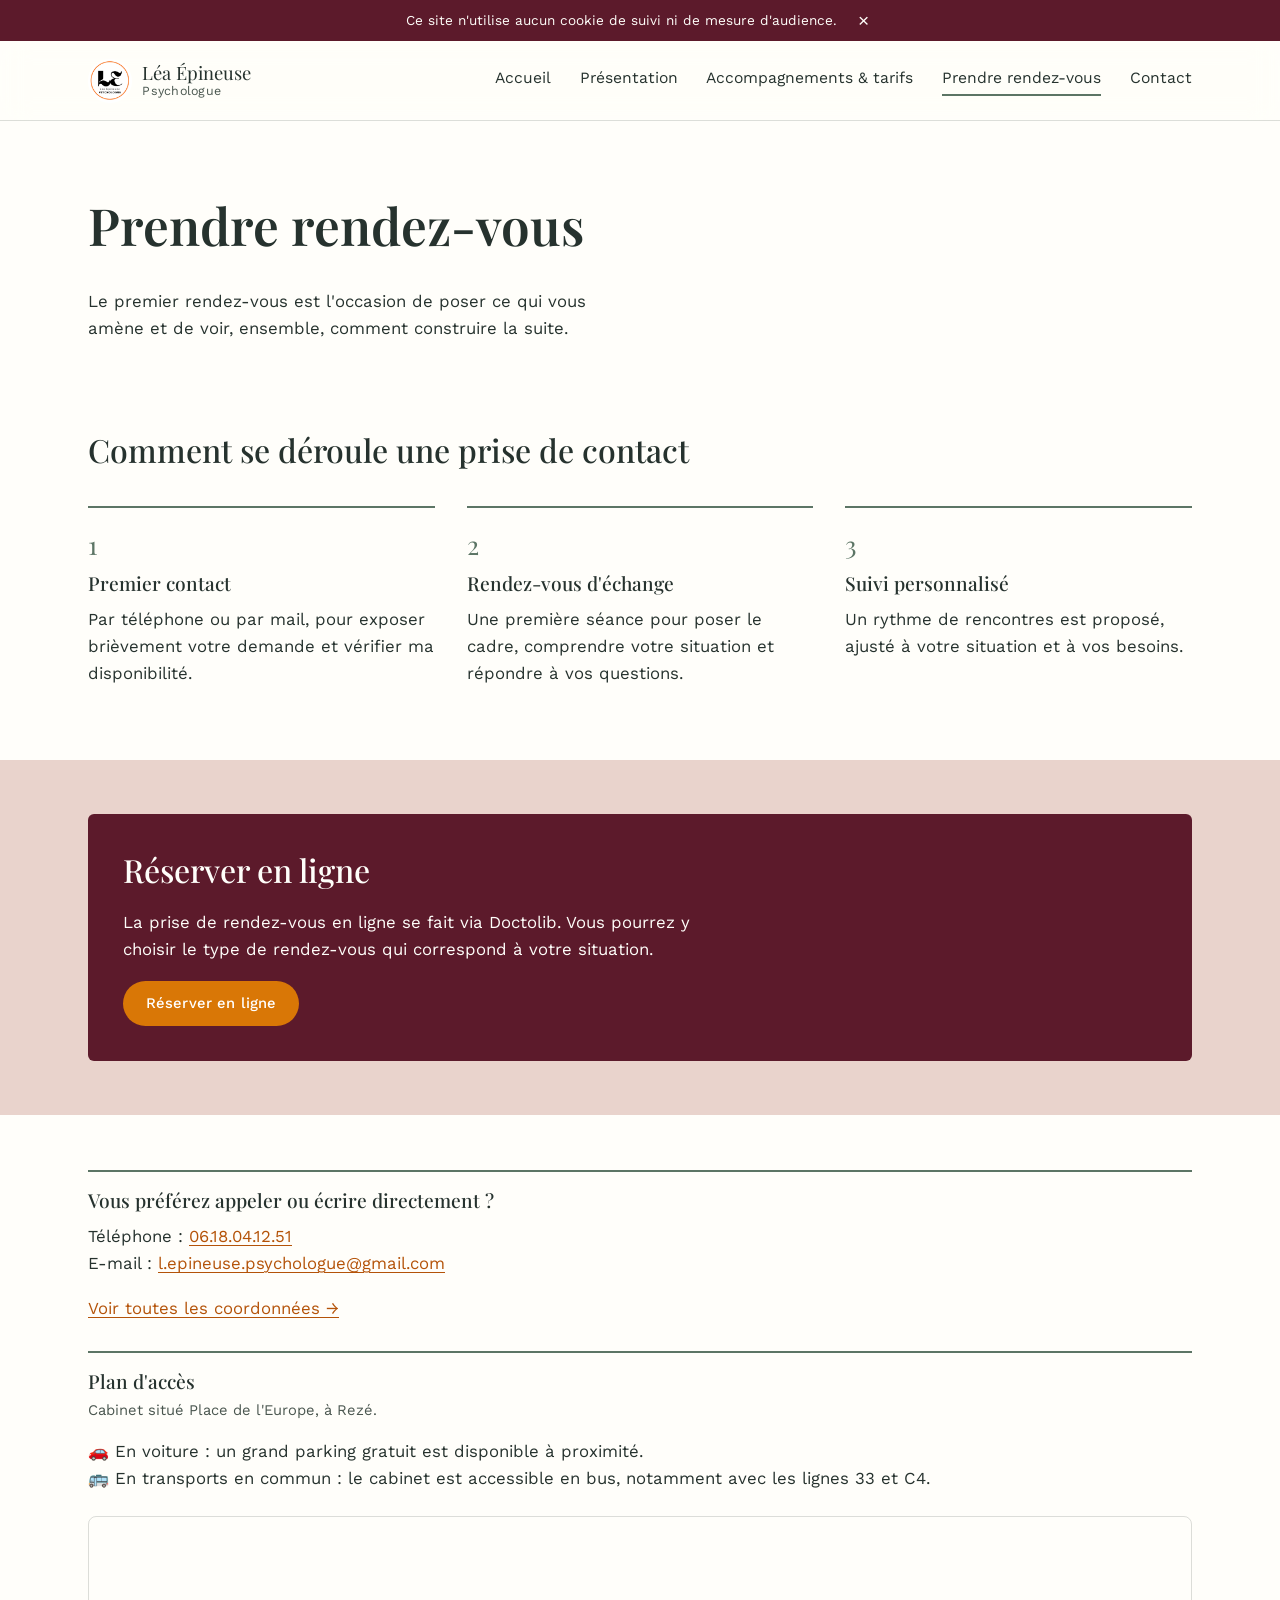
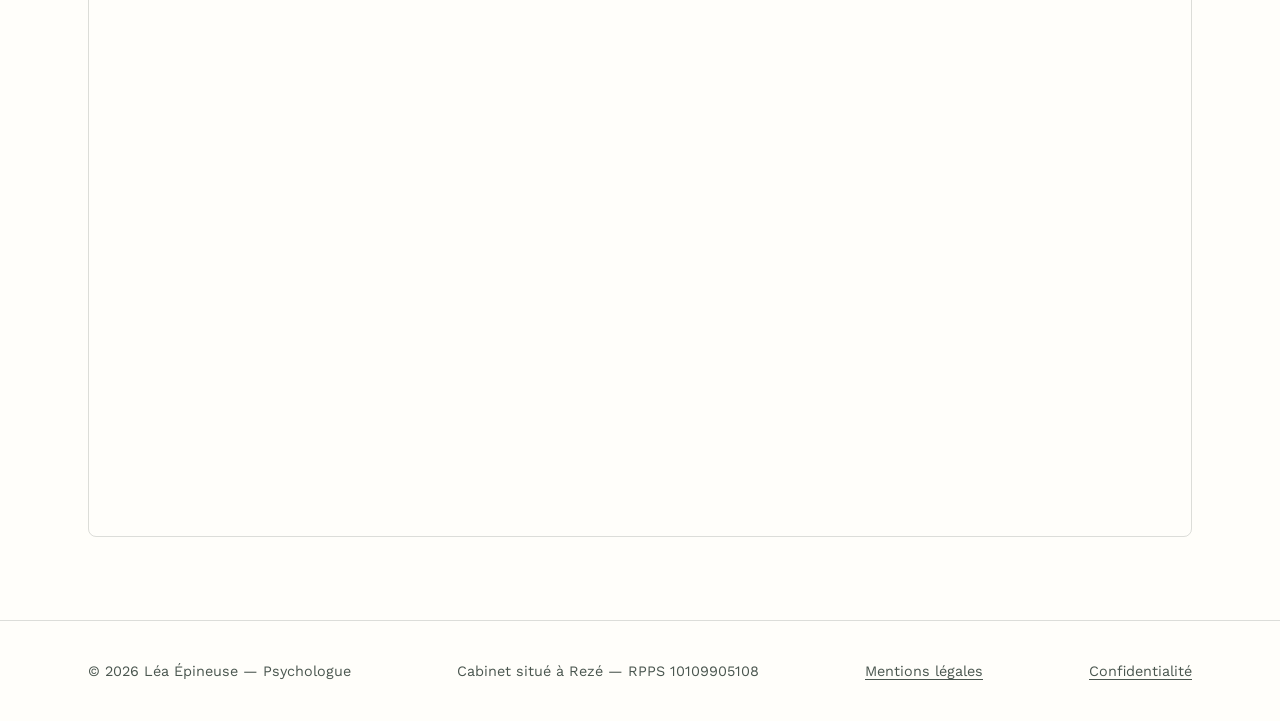
<file: rendez-vous.html>
<!DOCTYPE html>
<html lang="fr">
<head>
<meta charset="UTF-8">
<meta name="viewport" content="width=device-width, initial-scale=1.0">
<title>Prendre rendez-vous — Léa Épineuse, Psychologue</title>
<meta name="description" content="Comment prendre rendez-vous pour une consultation ou un bilan de neuropsychologie.">
<link rel="stylesheet" href="style.css?v=7">
</head>
<body>
  <div class="cookie-banner" id="cookie-banner">
    <div class="cookie-banner-inner">
      <span>Ce site n'utilise aucun cookie de suivi ni de mesure d'audience.</span>
      <button class="cookie-banner-close" id="cookie-banner-close" aria-label="Fermer">×</button>
    </div>
  </div>

<header class="site-header">
  <div class="wrap header-inner">
    <a href="index.html" class="wordmark">
      <img src="logo.carre.png" alt="Logo du cabinet de Léa Épineuse">
      <span class="wordmark-text">Léa Épineuse<span>Psychologue</span></span>
    </a>
    <button class="nav-toggle" aria-label="Ouvrir le menu" aria-expanded="false">☰</button>
    <nav class="site-nav">
      <a href="index.html">Accueil</a>
      <a href="presentation.html">Présentation</a>
      <a href="prestations.html">Accompagnements &amp; tarifs</a>
      <a href="rendez-vous.html" aria-current="page">Prendre rendez-vous</a>
      <a href="contact.html">Contact</a>
    </nav>
  </div>
</header>

<main>

  <section class="hero" style="padding-bottom: 1rem;">
    <div class="wrap">
      <div class="hero-text">
        <h1>Prendre rendez-vous</h1>
        <p>Le premier rendez-vous est l'occasion de poser ce qui vous amène et de voir, ensemble, comment construire la suite.</p>
      </div>
    </div>
  </section>

  <section>
    <div class="wrap">
      <div class="section-head">
        <h2>Comment se déroule une prise de contact</h2>
      </div>
      <ol class="steps">
        <li>
          <h3>Premier contact</h3>
          <p>Par téléphone ou par mail, pour exposer brièvement votre demande et vérifier ma disponibilité.</p>
        </li>
        <li>
          <h3>Rendez-vous d'échange</h3>
          <p>Une première séance pour poser le cadre, comprendre votre situation et répondre à vos questions.</p>
        </li>
        <li>
          <h3>Suivi personnalisé</h3>
          <p>Un rythme de rencontres est proposé, ajusté à votre situation et à vos besoins.</p>
        </li>
      </ol>
    </div>
  </section>

  <section class="panel">
    <div class="wrap">
      <div class="callout">
        <h2>Réserver en ligne</h2>
        <p>La prise de rendez-vous en ligne se fait via Doctolib. Vous pourrez y choisir le type de rendez-vous qui correspond à votre situation.</p>
        <a href="https://www.doctolib.fr/psychologue/reze/lea-epineuse" target="_blank" rel="noopener" class="btn btn-primary">Réserver en ligne</a>
      </div>
    </div>
  </section>

  <section>
    <div class="wrap">
      <div class="info-block">
        <h3>Vous préférez appeler ou écrire directement ?</h3>
        <p>Téléphone : <a href="tel:+33618041251">06.18.04.12.51</a><br>
        E-mail : <a href="mailto:l.epineuse.psychologue@gmail.com">l.epineuse.psychologue@gmail.com</a></p>
        <p><a href="contact.html">Voir toutes les coordonnées →</a></p>
      </div>
      <div class="info-block">
        <h3>Plan d'accès</h3>
        <p class="note" style="margin-top: -0.4em;">Cabinet situé Place de l'Europe, à Rezé.</p>
        <p class="access-note">🚗 En voiture : un grand parking gratuit est disponible à proximité.<br>
        <span class="bus-line">🚌 En transports en commun : le cabinet est accessible en bus, notamment avec les lignes 33 et C4.</span></p>
        <div class="map-embed">
          <iframe
            src="https://www.google.com/maps?q=Place+de+l'Europe+44400+Rezé&output=embed"
            loading="lazy"
            referrerpolicy="no-referrer-when-downgrade"
            title="Localisation du cabinet">
          </iframe>
        </div>
      </div>
    </div>
  </section>

</main>

<footer class="site-footer">
  <div class="wrap footer-inner">
    <span>© <span id="year"></span> Léa Épineuse — Psychologue</span>
    <span>Cabinet situé à Rezé — RPPS 10109905108</span>
    <a href="mentions-legales.html">Mentions légales</a>
    <a href="confidentialite.html">Confidentialité</a>
  </div>
</footer>

<script src="script.js?v=7"></script>
<script>document.getElementById('year').textContent = new Date().getFullYear();</script>
</body>
</html>
</file>
<file: style.css>
@import url('https://fonts.googleapis.com/css2?family=Playfair+Display:ital,wght@0,400;0,500;0,600;0,700;1,400&family=Work+Sans:wght@400;500;600&display=swap');

:root {
  --ink: #26322e;
  --ink-soft: #4a564f;
  --bg: #fffefa;
  --bg-panel: #e9d3cc;
  --sage: #7c9683;
  --sage-dark: #5c7565;
  --rose: #d97706;
  --rose-dark: #b45309;
  --plum: #5c1a2b;
  --line: rgba(38, 50, 46, 0.16);
  --font-serif: 'Playfair Display', Georgia, 'Times New Roman', serif;
  --font-sans: 'Work Sans', -apple-system, BlinkMacSystemFont, 'Segoe UI', sans-serif;
  --max: 72rem;
}

* { box-sizing: border-box; }

html { scroll-behavior: smooth; overflow-x: hidden; width: 100%; }

@media (prefers-reduced-motion: reduce) {
  html { scroll-behavior: auto; }
  * { animation-duration: 0.01ms !important; animation-iteration-count: 1 !important; transition-duration: 0.01ms !important; }
}

body {
  margin: 0;
  font-family: var(--font-sans);
  color: var(--ink);
  background: var(--bg);
  line-height: 1.6;
  font-size: 1.05rem;
  overflow-x: hidden;
}

h1, h2, h3 {
  font-family: var(--font-serif);
  font-weight: 500;
  color: var(--ink);
  line-height: 1.25;
  margin: 0 0 0.6em;
}

h1 { font-size: clamp(2.1rem, 4vw, 3.2rem); font-weight: 600; }
h2 { font-size: clamp(1.5rem, 2.6vw, 2rem); }
h3 { font-size: 1.2rem; }

p { margin: 0 0 1.1em; max-width: 62ch; }

a { color: var(--rose-dark); text-decoration-thickness: 1px; text-underline-offset: 3px; }
a:hover { color: var(--rose); }

.wrap {
  max-width: var(--max);
  margin: 0 auto;
  padding: 0 1.5rem;
}

/* Header */
.site-header {
  border-bottom: 1px solid var(--line);
  background: rgba(255, 254, 250, 0.45);
  backdrop-filter: blur(14px) saturate(160%);
  -webkit-backdrop-filter: blur(14px) saturate(160%);
  position: sticky;
  top: 0;
  z-index: 20;
}

.header-inner {
  display: flex;
  align-items: center;
  justify-content: space-between;
  padding-top: 1.1rem;
  padding-bottom: 1.1rem;
}

.wordmark {
  display: flex;
  align-items: center;
  gap: 0.65rem;
  font-family: var(--font-serif);
  font-size: 1.15rem;
  color: var(--ink);
  text-decoration: none;
  line-height: 1.2;
}

.wordmark img {
  height: 44px;
  width: 44px;
  display: block;
  border-radius: 50%;
  object-fit: cover;
}

.wordmark-text {
  display: flex;
  flex-direction: column;
}

.wordmark-text span {
  font-family: var(--font-sans);
  font-size: 0.78rem;
  color: var(--ink-soft);
  letter-spacing: 0.02em;
}

.site-nav {
  display: flex;
  gap: 1.8rem;
}

.site-nav a {
  color: var(--ink);
  text-decoration: none;
  font-size: 0.98rem;
  padding-bottom: 0.2rem;
  border-bottom: 2px solid transparent;
}

.site-nav a:hover,
.site-nav a[aria-current="page"] {
  border-bottom-color: var(--sage-dark);
  color: var(--ink);
}

.nav-toggle {
  display: none;
  background: none;
  border: 1px solid var(--line);
  border-radius: 6px;
  padding: 0.4rem 0.7rem;
  font-size: 1.1rem;
  cursor: pointer;
  color: var(--ink);
}

/* Buttons */
.btn {
  display: inline-block;
  padding: 0.6rem 1.35rem;
  border-radius: 999px;
  text-decoration: none;
  font-size: 0.92rem;
  font-weight: 500;
  letter-spacing: 0.01em;
  border: 1px solid transparent;
  transition: background-color 0.2s ease, color 0.2s ease, border-color 0.2s ease;
}

.btn-primary {
  background: var(--rose-dark);
  color: #fff;
}
.btn-primary:hover { background: var(--rose); color: #fff; }

.btn-secondary {
  border-color: rgba(38, 50, 46, 0.25);
  color: var(--ink);
  background: rgba(255, 255, 255, 0.35);
  backdrop-filter: blur(10px) saturate(160%);
  -webkit-backdrop-filter: blur(10px) saturate(160%);
}
.btn-secondary:hover { background: rgba(38, 50, 46, 0.08); border-color: var(--ink); }

.btn-row { display: flex; gap: 0.85rem; flex-wrap: wrap; margin-top: 1.6rem; }

/* Hero */
.hero {
  padding: 4.5rem 0 4rem;
  position: relative;
  overflow: hidden;
}

.hero-text { max-width: 34rem; }
.hero-text-wide { max-width: none; }
.hero-text-wide h1 { white-space: nowrap; }
@media (max-width: 700px) {
  .hero-text-wide h1 { white-space: normal; }
}

.access-note { max-width: none; }
.bus-line { white-space: nowrap; }
@media (max-width: 700px) {
  .bus-line { white-space: normal; }
}

.hero-flex {
  display: flex;
  align-items: center;
  justify-content: space-between;
  gap: 2.5rem;
  flex-wrap: wrap;
}

.hero-photo {
  flex-shrink: 0;
  width: 160px;
  max-width: 32vw;
}

.hero-photo img {
  width: 100%;
  aspect-ratio: 4 / 5;
  object-fit: cover;
  border-radius: 14px;
  display: block;
  box-shadow: 0 12px 30px rgba(38, 50, 46, 0.18);
}

.hero-photo-room {
  width: 320px;
  max-width: 42vw;
}
.hero-photo-room img { aspect-ratio: 4 / 3; }

@media (max-width: 700px) {
  .hero-flex { flex-direction: column-reverse; align-items: flex-start; }
  .hero-photo { width: 130px; max-width: 40vw; }
  .hero-photo-room { width: 100%; max-width: 100%; }
}

/* Sections */
section { padding: 3.4rem 0; }

.panel { background: var(--bg-panel); }

.section-head { max-width: 42rem; margin-bottom: 2.2rem; }

.grid-3 {
  display: grid;
  grid-template-columns: repeat(3, 1fr);
  gap: 2rem;
}

.grid-2 {
  display: grid;
  grid-template-columns: 1fr 1fr;
  gap: 2.4rem;
}

/* Onglets Adulte / Enfant & adolescent (page Prestations, mobile) */
.price-tab-switch { display: none; }

.price-tab-btn {
  flex: 1;
  padding: 0.7rem 1rem;
  border-radius: 999px;
  border: 1px solid var(--line);
  background: var(--bg);
  color: var(--ink);
  font-family: var(--font-sans);
  font-size: 0.92rem;
  font-weight: 500;
  cursor: pointer;
  text-align: center;
}
.price-tab-btn.active {
  background: var(--rose-dark);
  border-color: var(--rose-dark);
  color: #fff;
}

@media (max-width: 800px) {
  .price-tab-switch { display: flex; gap: 0.6rem; margin-bottom: 1.8rem; }
  .price-tabs [data-tab-panel] { display: none; }
  .price-tabs [data-tab-panel].active-panel { display: block; }
}

.item {
  border-top: 2px solid var(--sage-dark);
  padding-top: 1rem;
}

.item h3 { margin-bottom: 0.5em; }

.price-subhead {
  font-family: var(--font-serif);
  font-size: 0.95rem;
  font-weight: 600;
  text-transform: uppercase;
  letter-spacing: 0.04em;
  color: var(--sage-dark);
  margin: 1.8rem 0 0.6rem;
}
.price-subhead:first-of-type { margin-top: 0.4rem; }

.stack > .item + .item { margin-top: 2.8rem; }

/* Pricing */
.price-list {
  list-style: none;
  margin: 0;
  padding: 0;
}

.price-row {
  display: flex;
  justify-content: space-between;
  align-items: baseline;
  gap: 1rem;
  padding: 1.3rem 0;
  border-bottom: 1px solid var(--line);
}

.price-row:first-child { border-top: 1px solid var(--line); }

.price-row h3 { margin: 0 0 0.3em; }
.price-row p { margin: 0; color: var(--ink-soft); font-size: 0.96rem; }

/* Tarifs dépliables (accordéon) */
.price-details {
  border-bottom: 1px solid var(--line);
}
.price-details:first-of-type { border-top: 1px solid var(--line); }

.price-summary-btn {
  display: flex;
  flex-direction: column;
  gap: 0.35rem;
  width: 100%;
  padding: 1.1rem 0;
  cursor: pointer;
  background: none;
  border: none;
  font: inherit;
  color: inherit;
  text-align: left;
}

.price-summary-row {
  display: flex;
  justify-content: space-between;
  align-items: center;
  gap: 1rem;
  width: 100%;
}

.price-summary-text { min-width: 0; }
.price-summary-text h3 { margin: 0; font-size: 1.05rem; white-space: nowrap; overflow: hidden; text-overflow: ellipsis; }

.ordinal-num { font-size: 1.5em; font-weight: 400; }

.price-toggle {
  align-self: flex-start;
}
.price-toggle::before {
  content: '+';
  font-family: var(--font-serif);
  font-size: 1.3rem;
  color: var(--sage-dark);
  line-height: 1;
}
.price-details.open .price-toggle::before { content: '×'; }

.price-details-content {
  padding: 0 0 1.2rem;
  color: var(--ink-soft);
  font-size: 0.95rem;
}
.price-details-content p { margin: 0 0 0.8em; max-width: 56ch; }
.price-details-content p:last-child { margin-bottom: 0; }
.price-details-content ul {
  margin: 0 0 0.8em;
  padding-left: 1.2em;
  max-width: 56ch;
}
.price-details-content li { margin-bottom: 0.3em; }
.price-details-content .bilan-note {
  font-style: italic;
  font-size: 0.9rem;
}
.price-details-content .bilan-contact {
  margin-top: 1em;
  padding-top: 0.8em;
  border-top: 1px dashed var(--line);
  font-weight: 500;
  color: var(--ink);
}

.price-amount {
  font-family: var(--font-serif);
  font-size: 1.3rem;
  white-space: nowrap;
  color: var(--rose-dark);
  flex-shrink: 0;
}

.note {
  font-size: 0.92rem;
  color: var(--ink-soft);
  margin-top: 1.2rem;
}
.note-wide { max-width: none; }

.attention-note {
  font-size: 0.95rem;
  color: var(--ink);
  background: var(--bg-panel);
  border-left: 3px solid var(--rose-dark);
  padding: 0.9rem 1.1rem;
  border-radius: 4px;
  margin-bottom: 1.5rem;
}
.attention-note strong { color: var(--rose-dark); }

/* Steps (legitimate sequence) */
.steps {
  list-style: none;
  margin: 0;
  padding: 0;
  display: grid;
  grid-template-columns: repeat(3, 1fr);
  gap: 2rem;
  counter-reset: step;
}

.steps li {
  counter-increment: step;
  padding-top: 1rem;
  border-top: 2px solid var(--sage-dark);
  position: relative;
}

.steps li::before {
  content: counter(step);
  font-family: var(--font-serif);
  font-size: 1.6rem;
  color: var(--sage-dark);
  display: block;
  margin-bottom: 0.4rem;
}

/* Callout */
.callout {
  background: var(--plum);
  color: var(--bg);
  border-radius: 6px;
  padding: 2.2rem;
}

.callout h2, .callout p { color: var(--bg); }
.callout a.btn-primary { background: var(--rose); }

/* Contact form */
.contact-grid {
  display: grid;
  grid-template-columns: 1fr 1fr;
  gap: 3rem;
  align-items: start;
}

form.contact-form { display: flex; flex-direction: column; gap: 1rem; max-width: 32rem; }

label { font-size: 0.92rem; color: var(--ink-soft); }

input, textarea {
  font-family: var(--font-sans);
  font-size: 1rem;
  padding: 0.7rem 0.8rem;
  border: 1px solid var(--line);
  border-radius: 4px;
  background: #fff;
  color: var(--ink);
}

input:focus, textarea:focus, a:focus, button:focus {
  outline: 3px solid var(--sage-dark);
  outline-offset: 2px;
}

textarea { resize: vertical; min-height: 140px; }

.info-block { border-top: 2px solid var(--sage-dark); padding-top: 1rem; margin-bottom: 1.8rem; }

/* Footer */
.site-footer {
  border-top: 1px solid var(--line);
  padding: 2.4rem 0;
  font-size: 0.9rem;
  color: var(--ink-soft);
}

.footer-inner {
  display: flex;
  justify-content: space-between;
  flex-wrap: wrap;
  gap: 1rem;
}

.footer-inner a {
  color: var(--ink-soft);
  text-decoration: underline;
}
.footer-inner a:hover { color: var(--ink); }

/* Responsive */
@media (max-width: 800px) {
  .grid-3, .steps { grid-template-columns: 1fr; gap: 1.6rem; }
  .grid-2, .contact-grid { grid-template-columns: 1fr; }

  .nav-toggle { display: inline-block; }
  .site-nav {
    display: none;
    flex-direction: column;
    gap: 0;
    position: absolute;
    top: 100%;
    left: 0;
    right: 0;
    background: rgba(255, 254, 250, 0.96);
    backdrop-filter: blur(20px) saturate(180%);
    -webkit-backdrop-filter: blur(20px) saturate(180%);
    box-shadow: 0 8px 24px rgba(38, 50, 46, 0.18);
    border-bottom: 1px solid var(--line);
  }
  .site-nav.open { display: flex; }
  .site-nav a { padding: 0.9rem 1.5rem; border-bottom: 1px solid var(--line); }
}

@media (max-width: 600px) {
  .price-summary-text h3 {
    white-space: normal;
    overflow: visible;
    text-overflow: clip;
    font-size: 0.98rem;
  }
}

/* Bandeau cookies */
.cookie-banner {
  background: var(--plum);
  color: var(--bg);
  font-size: 0.85rem;
  text-align: center;
}

.cookie-banner-inner {
  display: flex;
  align-items: center;
  justify-content: center;
  gap: 1rem;
  padding: 0.6rem 1.5rem;
  position: relative;
}

.cookie-banner-close {
  background: none;
  border: none;
  color: var(--bg);
  font-size: 1.2rem;
  cursor: pointer;
  line-height: 1;
  padding: 0 0.3rem;
}

.cookie-banner.hidden { display: none; }

/* Carte */
.map-embed {
  aspect-ratio: 16 / 9;
  border-radius: 8px;
  overflow: hidden;
  margin-top: 1.5rem;
  border: 1px solid var(--line);
}
.map-embed iframe { width: 100%; height: 100%; border: 0; }
</file>
